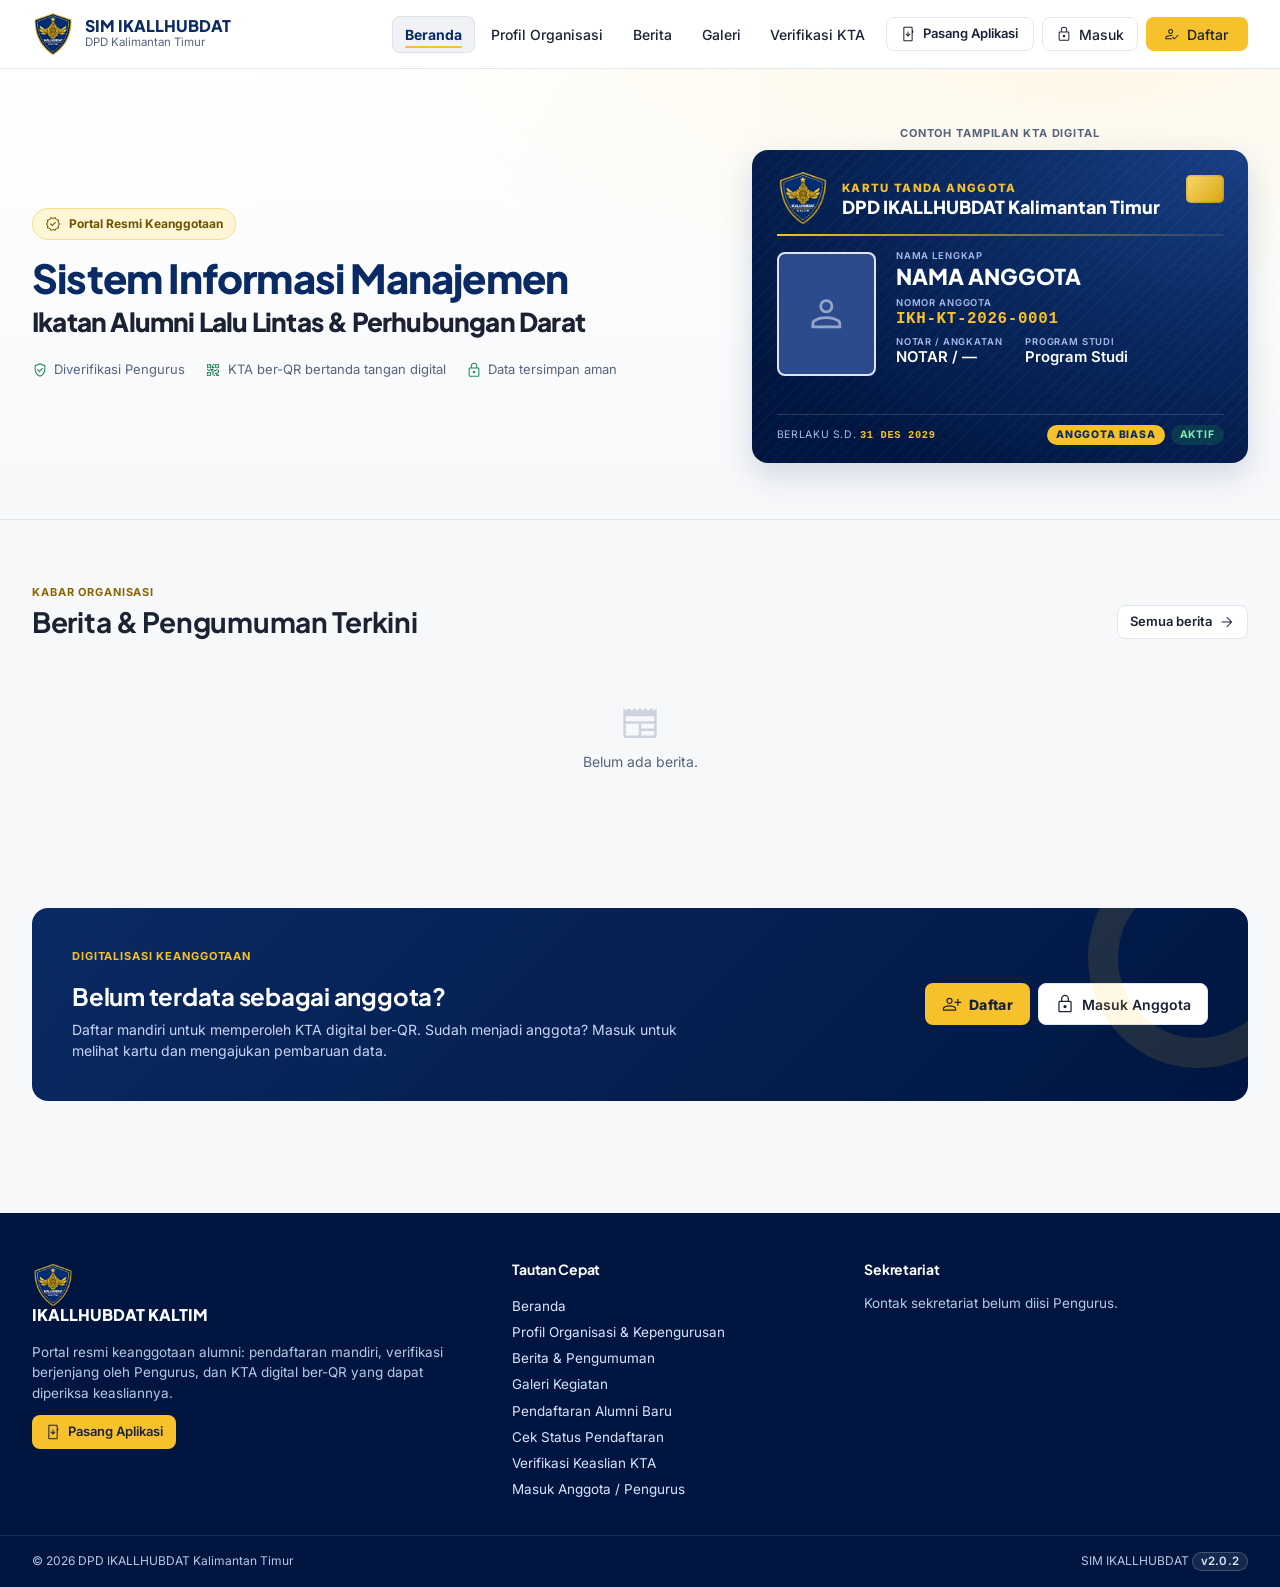
<file: index.html>
<!DOCTYPE html>
<html lang="id">
<head>
<meta charset="utf-8">
<meta name="viewport" content="width=device-width, initial-scale=1, viewport-fit=cover">
<title>SIM IKALLHUBDAT Kaltim</title>
<meta name="description" content="Sistem Informasi Manajemen keanggotaan alumni DPD IKALLHUBDAT Kalimantan Timur: pendaftaran mandiri, verifikasi Pengurus, dan KTA digital ber-QR.">
<meta name="theme-color" content="#0A2A63">
<meta name="apple-mobile-web-app-capable" content="yes">
<meta name="apple-mobile-web-app-status-bar-style" content="black-translucent">
<meta property="og:title" content="SIM IKALLHUBDAT Kalimantan Timur">
<meta property="og:description" content="Portal keanggotaan alumni: daftar, verifikasi, dan KTA digital ber-QR.">
<link rel="manifest" href="./manifest.json">
<link rel="icon" type="image/png" href="./img/favicon.png">
<link rel="apple-touch-icon" href="./img/apple-touch-icon.png">
<link rel="preconnect" href="https://script.google.com">
<link rel="preconnect" href="https://script.googleusercontent.com" crossorigin>
<link rel="preconnect" href="https://fonts.googleapis.com">
<link rel="preconnect" href="https://fonts.gstatic.com" crossorigin>
<link rel="dns-prefetch" href="https://drive.google.com">
<link rel="stylesheet" href="https://fonts.googleapis.com/css2?family=Inter:wght@400;500;600;700&family=Plus+Jakarta+Sans:wght@600;700;800&display=swap">
<link rel="stylesheet" href="./css/style.css?v=2.0.2">
<style>.boot{min-height:100vh;display:grid;place-items:center;background:#F7F8FA;font-family:system-ui,sans-serif;color:#55647C}.boot b{display:block;color:#0A2A63;font-size:18px;margin-top:12px;text-align:center}.boot i{display:block;width:44px;height:44px;margin:auto;border:4px solid #0A2A63;border-right-color:#F6C12B;border-radius:50%;animation:putar .8s linear infinite}@keyframes putar{to{transform:rotate(360deg)}}</style>
</head>
<body>
<svg xmlns="http://www.w3.org/2000/svg" style="display:none" aria-hidden="true"><symbol id="i-account_tree" viewBox="0 -960 960 960"><path d="M604-120v-125H450v-410h-93v130H80v-315h277v125h247v-125h276v315H604v-130h-94v350h94v-130h276v315H604ZM140-780v195-195Zm524 405v195-195Zm0-405v195-195Zm0 195h156v-195H664v195Zm0 405h156v-195H664v195ZM140-585h157v-195H140v195Z"/></symbol><symbol id="i-add" viewBox="0 -960 960 960"><path d="M450-450H200v-60h250v-250h60v250h250v60H510v250h-60v-250Z"/></symbol><symbol id="i-add_box" viewBox="0 -960 960 960"><path d="M450-280h60v-170h170v-60H510v-170h-60v170H280v60h170v170ZM180-120q-24 0-42-18t-18-42v-600q0-24 18-42t42-18h600q24 0 42 18t18 42v600q0 24-18 42t-42 18H180Zm0-60h600v-600H180v600Zm0-600v600-600Z"/></symbol><symbol id="i-add_photo_alternate" viewBox="0 -960 960 960"><path d="M480-480ZM180-120q-24 0-42-18t-18-42v-600q0-24 18-42t42-18h365v60H180v600h600v-365h60v365q0 24-18 42t-42 18H180Zm60-162h480L576-474 449-307l-94-124-115 149Zm453-323v-87h-88v-60h88v-88h60v88h87v60h-87v87h-60Z"/></symbol><symbol id="i-admin_panel_settings" viewBox="0 -960 960 960"><path d="M734.88-289Q753-308 753-333.88q0-25.88-18.12-44t-44-18.12Q665-396 646-377.88q-19 18.12-19 44T646-289q19 19 44.88 19 25.88 0 44-19ZM689.5-145q33.5 0 60.5-14t46-40q-26-14-51.96-21t-54-7q-28.04 0-54.54 7T584-199q19 26 45.5 40t60 14ZM480-80q-138-32-229-156.5T160-522v-239l320-120 320 120v270q-14-7-30-12.5t-30-7.5v-208l-260-96-260 96v197q0 76 24.5 140T307-269.5q38 48.5 84 80.5t89 46q6 12 18 27t20 23q-9 5-19 7.5T480-80Zm212.5 0Q615-80 560-135.5T505-267q0-78.43 54.99-133.72Q614.98-456 693-456q77 0 132.5 55.28Q881-345.43 881-267q0 76-55.5 131.5T692.5-80ZM480-479Z"/></symbol><symbol id="i-album" viewBox="0 -960 960 960"><path d="M480-316q70 0 120-47.5T650-480q0-71-49.5-120.5T480-650q-69 0-116.5 50T316-480q0 69 47.5 116.5T480-316Zm-28.5-135.5Q440-463 440-480t11.5-28.5Q463-520 480-520t28.5 11.5Q520-497 520-480t-11.5 28.5Q497-440 480-440t-28.5-11.5ZM480-80q-82 0-155-31.5t-127.5-86Q143-252 111.5-325T80-480q0-83 31.5-156t86-127Q252-817 325-848.5T480-880q83 0 156 31.5T763-763q54 54 85.5 127T880-480q0 82-31.5 155T763-197.5q-54 54.5-127 86T480-80Zm0-60q142 0 241-99.5T820-480q0-142-99-241t-241-99q-141 0-240.5 99T140-480q0 141 99.5 240.5T480-140Zm0-340Z"/></symbol><symbol id="i-android" viewBox="0 -960 960 960"><path d="M40-240q10-105 64-191t139-140l-77-129q-9-14-4.5-30t18.5-24q14-9 30-5t24 18l80 133q38-16 79.5-24t86.5-8q45 0 86.5 8t79.5 24l80-133q8-14 24-18t30 5q14 8 18 24t-4 30l-77 129q85 54 139 140t64 191H40Zm680.5-151.5Q722-409 711-426t-27-22q-16-5-29 4t-15 26q-2 17 9 34t27.5 22.5Q693-356 706-365t14.5-26.5ZM284-362q16-5 27-22t9.5-34.5Q319-436 306-445t-29.5-3.5Q260-443 249-426t-9 34q2 17 15 26t29 4Z"/></symbol><symbol id="i-arrow_back" viewBox="0 -960 960 960"><path d="m274-450 248 248-42 42-320-320 320-320 42 42-248 248h526v60H274Z"/></symbol><symbol id="i-arrow_forward" viewBox="0 -960 960 960"><path d="M686-450H160v-60h526L438-758l42-42 320 320-320 320-42-42 248-248Z"/></symbol><symbol id="i-autorenew" viewBox="0 -960 960 960"><path d="M196-331q-20-36-28-72.5t-8-74.5q0-131 94.5-225.5T480-798h43l-80-80 39-39 149 149-149 149-40-40 79-79h-41q-107 0-183.5 76.5T220-478q0 29 5.5 55t13.5 49l-43 43ZM476-40 327-189l149-149 39 39-80 80h45q107 0 183.5-76.5T740-479q0-29-5-55t-15-49l43-43q20 36 28.5 72.5T800-479q0 131-94.5 225.5T480-159h-45l80 80-39 39Z"/></symbol><symbol id="i-badge" viewBox="0 -960 960 960"><path d="M140-80q-24 0-42-18t-18-42v-480q0-24 18-42t42-18h250v-140q0-24 18-42t42-18h60q24 0 42 18t18 42v140h250q24 0 42 18t18 42v480q0 24-18 42t-42 18H140Zm0-60h680v-480H570v30q0 28-18 44t-42 16h-60q-24 0-42-16t-18-44v-30H140v480Zm92-107h239v-14q0-18-9-32t-23-19q-32-11-50-14.5t-35-3.5q-19 0-40.5 4.5T265-312q-15 5-24 19t-9 32v14Zm336-67h170v-50H568v50Zm-175.5-65.5Q408-395 408-418t-15.5-38.5Q377-472 354-472t-38.5 15.5Q300-441 300-418t15.5 38.5Q331-364 354-364t38.5-15.5ZM568-427h170v-50H568v50ZM450-590h60v-230h-60v230Zm30 210Z"/></symbol><symbol id="i-block" viewBox="0 -960 960 960"><path d="M324-111.5Q251-143 197-197t-85.5-127Q80-397 80-480t31.5-156Q143-709 197-763t127-85.5Q397-880 480-880t156 31.5Q709-817 763-763t85.5 127Q880-563 880-480t-31.5 156Q817-251 763-197t-127 85.5Q563-80 480-80t-156-31.5ZM480-140q61.01 0 117.51-20.5Q654-181 699-220L220-699q-38 46-59 102.17T140-480q0 142.37 98.81 241.19Q337.63-140 480-140Zm259-121q37-45 59-101.49 22-56.5 22-117.51 0-142.38-98.81-241.19T480-820q-60.66 0-116.83 21T261-739l478 478ZM480-480Z"/></symbol><symbol id="i-bolt" viewBox="0 -960 960 960"><path d="m393-165 279-335H492l36-286-253 366h154l-36 255Zm-73 85 40-280H160l360-520h80l-40 320h240L400-80h-80Zm154-396Z"/></symbol><symbol id="i-calendar_month" viewBox="0 -960 960 960"><path d="M180-80q-24 0-42-18t-18-42v-620q0-24 18-42t42-18h65v-60h65v60h340v-60h65v60h65q24 0 42 18t18 42v620q0 24-18 42t-42 18H180Zm0-60h600v-430H180v430Zm0-490h600v-130H180v130Zm0 0v-130 130Zm300 230q-17 0-28.5-11.5T440-440q0-17 11.5-28.5T480-480q17 0 28.5 11.5T520-440q0 17-11.5 28.5T480-400Zm-188.5-11.5Q280-423 280-440t11.5-28.5Q303-480 320-480t28.5 11.5Q360-457 360-440t-11.5 28.5Q337-400 320-400t-28.5-11.5ZM640-400q-17 0-28.5-11.5T600-440q0-17 11.5-28.5T640-480q17 0 28.5 11.5T680-440q0 17-11.5 28.5T640-400ZM480-240q-17 0-28.5-11.5T440-280q0-17 11.5-28.5T480-320q17 0 28.5 11.5T520-280q0 17-11.5 28.5T480-240Zm-188.5-11.5Q280-263 280-280t11.5-28.5Q303-320 320-320t28.5 11.5Q360-297 360-280t-11.5 28.5Q337-240 320-240t-28.5-11.5ZM640-240q-17 0-28.5-11.5T600-280q0-17 11.5-28.5T640-320q17 0 28.5 11.5T680-280q0 17-11.5 28.5T640-240Z"/></symbol><symbol id="i-call" viewBox="0 -960 960 960"><path d="M795-120q-116 0-236.5-56T335-335Q232-438 176-558.5T120-795q0-19.29 12.86-32.14Q145.71-840 165-840h140q14 0 24 10t14 25l26.93 125.64Q372-665 369.5-653.5t-10.73 19.73L259-533q26 44 55 82t64 72q37 38 78 69.5t86 55.5l95-98q10-11 23.15-15 13.15-4 25.85-2l119 26q15 4 25 16.04 10 12.05 10 26.96v135q0 19.29-12.86 32.14Q814.29-120 795-120ZM229-588l81-82-23-110H180q2 42 13.5 88.5T229-588Zm369 363q41 19 89 31t93 14v-107l-103-21-79 83ZM229-588Zm369 363Z"/></symbol><symbol id="i-campaign" viewBox="0 -960 960 960"><path d="M730-450v-60h150v60H730Zm50 290-121-90 36-48 121 90-36 48Zm-82-503-36-48 118-89 36 48-118 89ZM210-200v-160h-70q-24.75 0-42.37-17.63Q80-395.25 80-420v-120q0-24.75 17.63-42.38Q115.25-600 140-600h180l200-120v480L320-360h-50v160h-60Zm250-146v-268l-124 74H140v120h196l124 74Zm100 0v-268q27 24 43.5 58.5T620-480q0 41-16.5 75.5T560-346ZM300-480Z"/></symbol><symbol id="i-cancel" viewBox="0 -960 960 960"><path d="m330-288 150-150 150 150 42-42-150-150 150-150-42-42-150 150-150-150-42 42 150 150-150 150 42 42ZM480-80q-82 0-155-31.5t-127.5-86Q143-252 111.5-325T80-480q0-83 31.5-156t86-127Q252-817 325-848.5T480-880q83 0 156 31.5T763-763q54 54 85.5 127T880-480q0 82-31.5 155T763-197.5q-54 54.5-127 86T480-80Zm0-60q142 0 241-99.5T820-480q0-142-99-241t-241-99q-141 0-240.5 99T140-480q0 141 99.5 240.5T480-140Zm0-340Z"/></symbol><symbol id="i-chat" viewBox="0 -960 960 960"><path d="M240-399h313v-60H240v60Zm0-130h480v-60H240v60Zm0-130h480v-60H240v60ZM80-80v-740q0-24 18-42t42-18h680q24 0 42 18t18 42v520q0 24-18 42t-42 18H240L80-80Zm134-220h606v-520H140v600l74-80Zm-74 0v-520 520Z"/></symbol><symbol id="i-check" viewBox="0 -960 960 960"><path d="M378-246 154-470l43-43 181 181 384-384 43 43-427 427Z"/></symbol><symbol id="i-check_circle" viewBox="0 -960 960 960"><path d="m421-298 283-283-46-45-237 237-120-120-45 45 165 166Zm59 218q-82 0-155-31.5t-127.5-86Q143-252 111.5-325T80-480q0-83 31.5-156t86-127Q252-817 325-848.5T480-880q83 0 156 31.5T763-763q54 54 85.5 127T880-480q0 82-31.5 155T763-197.5q-54 54.5-127 86T480-80Zm0-60q142 0 241-99.5T820-480q0-142-99-241t-241-99q-141 0-240.5 99T140-480q0 141 99.5 240.5T480-140Zm0-340Z"/></symbol><symbol id="i-chevron_left" viewBox="0 -960 960 960"><path d="M561-240 320-481l241-241 43 43-198 198 198 198-43 43Z"/></symbol><symbol id="i-chevron_right" viewBox="0 -960 960 960"><path d="M530-481 332-679l43-43 241 241-241 241-43-43 198-198Z"/></symbol><symbol id="i-close" viewBox="0 -960 960 960"><path d="m249-207-42-42 231-231-231-231 42-42 231 231 231-231 42 42-231 231 231 231-42 42-231-231-231 231Z"/></symbol><symbol id="i-cloud_off" viewBox="0 -960 960 960"><path d="M818-56 703-171H248q-88 0-148-59T40-377q0-80 50.5-134T217-577q2-14 6.5-31.5T236-640L70-806l42-42L861-99l-43 43ZM248-231h397L285-591q-11 15-14.5 34t-3.5 37h-19q-62 0-105 39.5t-43 101q0 61.5 43 105T248-231Zm216-181Zm390 210-47-47q25-17 39-38t14-50q0-43-31-73.5T755-441h-67v-81q0-88-61-147.5T478.47-729q-28.47 0-60.97 9T358-691l-42-42q36-29 77.5-42.5T478-789q111 0 190.5 79T748-520v21q72-1 122 45t50 117q0 35-16.5 73.5T854-202ZM583-470Z"/></symbol><symbol id="i-compare_arrows" viewBox="0 -960 960 960"><path d="m317-160-42-42 121-121H80v-60h316L275-504l42-42 193 193-193 193Zm326-254L450-607l193-193 42 42-121 121h316v60H564l121 121-42 42Z"/></symbol><symbol id="i-contacts" viewBox="0 -960 960 960"><path d="M144-40v-60h672v60H144Zm0-820v-60h672v60H144Zm336 416q50 0 84-34t34-84q0-50-34-84t-84-34q-50 0-84 34t-34 84q0 50 34 84t84 34ZM132-160q-24 0-42-18t-18-42v-520q0-26 18-43t42-17h696q24 0 42 18t18 42v520q0 24-18 42t-42 18H132Zm88-60q51-63 121-94.5T479.5-346q68.5 0 140 31.5T740-220h88v-520H132v520h88Zm94 0h334q-31-30-72.5-48T480-286q-54 0-94.5 18T314-220Zm125.5-301Q423-538 423-562t16.34-41q16.34-17 40.5-17t40.66 17q16.5 17 16.5 41t-16.34 41q-16.34 17-40.5 17t-40.66-17Zm40.5 41Z"/></symbol><symbol id="i-content_copy" viewBox="0 -960 960 960"><path d="M300-200q-24 0-42-18t-18-42v-560q0-24 18-42t42-18h440q24 0 42 18t18 42v560q0 24-18 42t-42 18H300Zm0-60h440v-560H300v560ZM180-80q-24 0-42-18t-18-42v-620h60v620h500v60H180Zm120-180v-560 560Z"/></symbol><symbol id="i-create_new_folder" viewBox="0 -960 960 960"><path d="M550-320h60v-90h90v-60h-90v-90h-60v90h-90v60h90v90ZM140-160q-24 0-42-18.5T80-220v-520q0-23 18-41.5t42-18.5h281l60 60h339q23 0 41.5 18.5T880-680v460q0 23-18.5 41.5T820-160H140Zm0-60h680v-460H456l-60-60H140v520Zm0 0v-520 520Z"/></symbol><symbol id="i-dashboard" viewBox="0 -960 960 960"><path d="M510-570v-270h330v270H510ZM120-450v-390h330v390H120Zm390 330v-390h330v390H510Zm-390 0v-270h330v270H120Zm60-390h210v-270H180v270Zm390 330h210v-270H570v270Zm0-450h210v-150H570v150ZM180-180h210v-150H180v150Zm210-330Zm180-120Zm0 180ZM390-330Z"/></symbol><symbol id="i-delete" viewBox="0 -960 960 960"><path d="M261-120q-24.75 0-42.37-17.63Q201-155.25 201-180v-570h-41v-60h188v-30h264v30h188v60h-41v570q0 24-18 42t-42 18H261Zm438-630H261v570h438v-570ZM367-266h60v-399h-60v399Zm166 0h60v-399h-60v399ZM261-750v570-570Z"/></symbol><symbol id="i-description" viewBox="0 -960 960 960"><path d="M319-250h322v-60H319v60Zm0-170h322v-60H319v60ZM220-80q-24 0-42-18t-18-42v-680q0-24 18-42t42-18h361l219 219v521q0 24-18 42t-42 18H220Zm331-554v-186H220v680h520v-494H551ZM220-820v186-186 680-680Z"/></symbol><symbol id="i-domain" viewBox="0 -960 960 960"><path d="M80-120v-720h390v165h410v555H80Zm60-60h105v-105H140v105Zm0-165h105v-105H140v105Zm0-165h105v-105H140v105Zm0-165h105v-105H140v105Zm165 495h105v-105H305v105Zm0-165h105v-105H305v105Zm0-165h105v-105H305v105Zm0-165h105v-105H305v105Zm165 495h350v-435H470v105h80v60h-80v105h80v60h-80v105Zm185-270v-60h60v60h-60Zm0 165v-60h60v60h-60Z"/></symbol><symbol id="i-download" viewBox="0 -960 960 960"><path d="M480-313 287-506l43-43 120 120v-371h60v371l120-120 43 43-193 193ZM220-160q-24 0-42-18t-18-42v-143h60v143h520v-143h60v143q0 24-18 42t-42 18H220Z"/></symbol><symbol id="i-drive_file_move" viewBox="0 -960 960 960"><path d="m526-410-75 75 42 42 147-147-147-147-42 42 75 75H320v60h206ZM140-160q-24 0-42-18.5T80-220v-520q0-23 18-41.5t42-18.5h281l60 60h339q23 0 41.5 18.5T880-680v460q0 23-18.5 41.5T820-160H140Zm0-60h680v-460H456l-60-60H140v520Zm0 0v-520 520Z"/></symbol><symbol id="i-edit" viewBox="0 -960 960 960"><path d="M180-180h44l472-471-44-44-472 471v44Zm-60 60v-128l575-574q8-8 19-12.5t23-4.5q11 0 22 4.5t20 12.5l44 44q9 9 13 20t4 22q0 11-4.5 22.5T823-694L248-120H120Zm659-617-41-41 41 41Zm-105 64-22-22 44 44-22-22Z"/></symbol><symbol id="i-edit_note" viewBox="0 -960 960 960"><path d="M160-410v-60h300v60H160Zm0-165v-60h470v60H160Zm0-165v-60h470v60H160Zm360 580v-123l221-220q9-9 20-13t22-4q12 0 23 4.5t20 13.5l37 37q9 9 13 20t4 22q0 11-4.5 22.5T862.09-380L643-160H520Zm300-263-37-37 37 37ZM580-220h38l121-122-18-19-19-18-122 121v38Zm141-141-19-18 37 37-18-19Z"/></symbol><symbol id="i-error" viewBox="0 -960 960 960"><path d="M503.5-289.48q9.5-9.48 9.5-23.5t-9.48-23.52q-9.48-9.5-23.5-9.5t-23.52 9.48q-9.5 9.48-9.5 23.5t9.48 23.52q9.48 9.5 23.5 9.5t23.52-9.48ZM453-433h60v-253h-60v253Zm27.27 353q-82.74 0-155.5-31.5Q252-143 197.5-197.5t-86-127.34Q80-397.68 80-480.5t31.5-155.66Q143-709 197.5-763t127.34-85.5Q397.68-880 480.5-880t155.66 31.5Q709-817 763-763t85.5 127Q880-563 880-480.27q0 82.74-31.5 155.5Q817-252 763-197.68q-54 54.31-127 86Q563-80 480.27-80Zm.23-60Q622-140 721-239.5t99-241Q820-622 721.19-721T480-820q-141 0-240.5 98.81T140-480q0 141 99.5 240.5t241 99.5Zm-.5-340Z"/></symbol><symbol id="i-event" viewBox="0 -960 960 960"><path d="M528-248.18q-28-28.19-28-69Q500-358 528.18-386q28.19-28 69-28Q638-414 666-385.82q28 28.19 28 69Q694-276 665.82-248q-28.19 28-69 28Q556-220 528-248.18ZM180-80q-24 0-42-18t-18-42v-620q0-24 18-42t42-18h65v-60h65v60h340v-60h65v60h65q24 0 42 18t18 42v620q0 24-18 42t-42 18H180Zm0-60h600v-430H180v430Zm0-490h600v-130H180v130Zm0 0v-130 130Z"/></symbol><symbol id="i-event_available" viewBox="0 -960 960 960"><path d="M433-228 295-365l42-42 96 94 184-184 42 43-226 226ZM180-80q-24 0-42-18t-18-42v-620q0-24 18-42t42-18h65v-60h65v60h340v-60h65v60h65q24 0 42 18t18 42v620q0 24-18 42t-42 18H180Zm0-60h600v-430H180v430Zm0-490h600v-130H180v130Zm0 0v-130 130Z"/></symbol><symbol id="i-event_busy" viewBox="0 -960 960 960"><path d="m381-218-43-43 100-99-100-99 43-43 99 100 99-100 43 43-100 99 100 99-43 43-99-100-99 100ZM180-80q-24 0-42-18t-18-42v-620q0-24 18-42t42-18h65v-60h65v60h340v-60h65v60h65q24 0 42 18t18 42v620q0 24-18 42t-42 18H180Zm0-60h600v-430H180v430Zm0-490h600v-130H180v130Zm0 0v-130 130Z"/></symbol><symbol id="i-fact_check" viewBox="0 -960 960 960"><path d="M132-120q-24 0-42-18t-18-42v-600q0-24 18-42t42-18h696q24 0 42 18t18 42v600q0 24-18 42t-42 18H132Zm0-60h696v-600H132v600Zm68-100h200v-80H200v80Zm382-80 198-198-57-57-141 142-57-57-56 57 113 113Zm-382-80h200v-80H200v80Zm0-160h200v-80H200v80Zm-68 420v-600 600Z"/></symbol><symbol id="i-flip" viewBox="0 -960 960 960"><path d="M349-120H180q-24.75 0-42.37-17.63Q120-155.25 120-180v-600q0-24.75 17.63-42.38Q155.25-840 180-840h169v60H180v600h169v60Zm103 80v-880h60v880h-60Zm163-80v-60h60v60h-60Zm0-660v-60h60v60h-60Zm165 660v-60h60q0 25-17.62 42.5Q804.75-120 780-120Zm0-165v-60h60v60h-60Zm0-165v-60h60v60h-60Zm0-165v-60h60v60h-60Zm0-165v-60q24.75 0 42.38 17.62Q840-804.75 840-780h-60Z"/></symbol><symbol id="i-folder_open" viewBox="0 -960 960 960"><path d="M140-160q-23 0-41.5-18.5T80-220v-520q0-23 18.5-41.5T140-800h281l60 60h339q23 0 41.5 18.5T880-680H455l-60-60H140v520l102-400h698L833-206q-6 24-22 35t-41 11H140Zm63-60h572l84-340H287l-84 340Zm0 0 84-340-84 340Zm-63-460v-60 60Z"/></symbol><symbol id="i-forum" viewBox="0 -960 960 960"><path d="M880-81 721-240H300q-24.75 0-42.37-17.63Q240-275.25 240-300v-80h440q24.75 0 42.38-17.63Q740-415.25 740-440v-280h80q24.75 0 42.38 17.62Q880-684.75 880-660v579ZM140-425l75-75h405v-320H140v395ZM80-280v-540q0-24.75 17.63-42.38Q115.25-880 140-880h480q24.75 0 42.38 17.62Q680-844.75 680-820v320q0 24.75-17.62 42.37Q644.75-440 620-440H240L80-280Zm60-220v-320 320Z"/></symbol><symbol id="i-fullscreen" viewBox="0 -960 960 960"><path d="M120-120v-193h60v133h133v60H120Zm527 0v-60h133v-133h60v193H647ZM120-647v-193h193v60H180v133h-60Zm660 0v-133H647v-60h193v193h-60Z"/></symbol><symbol id="i-groups" viewBox="0 -960 960 960"><path d="M0-240v-53q0-38.57 41.5-62.78Q83-380 150.38-380q12.16 0 23.39.5t22.23 2.15q-8 17.35-12 35.17-4 17.81-4 37.18v65H0Zm240 0v-65q0-32 17.5-58.5T307-410q32-20 76.5-30t96.5-10q53 0 97.5 10t76.5 30q32 20 49 46.5t17 58.5v65H240Zm540 0v-65q0-19.86-3.5-37.43T765-377.27q11-1.73 22.17-2.23 11.17-.5 22.83-.5 67.5 0 108.75 23.77T960-293v53H780Zm-480-60h360v-6q0-37-50.5-60.5T480-390q-79 0-129.5 23.5T300-305v5ZM149.57-410q-28.57 0-49.07-20.56Q80-451.13 80-480q0-29 20.56-49.5Q121.13-550 150-550q29 0 49.5 20.5t20.5 49.93q0 28.57-20.5 49.07T149.57-410Zm660 0q-28.57 0-49.07-20.56Q740-451.13 740-480q0-29 20.56-49.5Q781.13-550 810-550q29 0 49.5 20.5t20.5 49.93q0 28.57-20.5 49.07T809.57-410ZM480-480q-50 0-85-35t-35-85q0-51 35-85.5t85-34.5q51 0 85.5 34.5T600-600q0 50-34.5 85T480-480Zm.35-60Q506-540 523-557.35t17-43Q540-626 522.85-643t-42.5-17q-25.35 0-42.85 17.15t-17.5 42.5q0 25.35 17.35 42.85t43 17.5ZM480-300Zm0-300Z"/></symbol><symbol id="i-help" viewBox="0 -960 960 960"><path d="M511-258q11-11 11-27t-11-27q-11-11-27-11t-27 11q-11 11-11 27t11 27q11 11 27 11t27-11Zm-62-135h59q0-26 6.5-47.5T555-490q31-26 44-51t13-55q0-53-34.5-85T486-713q-49 0-86.5 24.5T345-621l53 20q11-28 33-43.5t52-15.5q34 0 55 18.5t21 47.5q0 22-13 41.5T508-512q-30 26-44.5 51.5T449-393Zm31 313q-82 0-155-31.5t-127.5-86Q143-252 111.5-325T80-480q0-83 31.5-156t86-127Q252-817 325-848.5T480-880q83 0 156 31.5T763-763q54 54 85.5 127T880-480q0 82-31.5 155T763-197.5q-54 54.5-127 86T480-80Zm0-60q142 0 241-99.5T820-480q0-142-99-241t-241-99q-141 0-240.5 99T140-480q0 141 99.5 240.5T480-140Zm0-340Z"/></symbol><symbol id="i-hide" viewBox="0 -960 960 960"><path d="m162-120-42-42 214-214H216v-60h220v220h-60v-118L162-120Zm363-405v-220h60v118l213-213 42 42-213 213h118v60H525Z"/></symbol><symbol id="i-history" viewBox="0 -960 960 960"><path d="M477-120q-149 0-253-105.5T120-481h60q0 125 86 213t211 88q127 0 215-89t88-216q0-124-89-209.5T477-780q-68 0-127.5 31T246-667h105v60H142v-208h60v106q52-61 123.5-96T477-840q75 0 141 28t115.5 76.5Q783-687 811.5-622T840-482q0 75-28.5 141t-78 115Q684-177 618-148.5T477-120Zm128-197L451-469v-214h60v189l137 134-43 43Z"/></symbol><symbol id="i-home" viewBox="0 -960 960 960"><path d="M220-180h150v-250h220v250h150v-390L480-765 220-570v390Zm-60 60v-480l320-240 320 240v480H530v-250H430v250H160Zm320-353Z"/></symbol><symbol id="i-hourglass_top" viewBox="0 -960 960 960"><path d="M308-140h344v-127q0-72-50-121.5T480-438q-72 0-122 49.5T308-267v127ZM160-80v-60h88v-127q0-71 40-129t106-84q-66-27-106-85t-40-129v-126h-88v-60h640v60h-88v126q0 71-40 129t-106 85q66 26 106 84t40 129v127h88v60H160Z"/></symbol><symbol id="i-how_to_reg" viewBox="0 -960 960 960"><path d="M80-160v-94q0-34 17-62.5t51-43.5q72-32 132-46t120-14q29 0 61.5 3.5T528-404l-49 49q-20-2-39.5-3.5T400-360q-58 0-105.5 10.5T172-306q-17 8-24.5 23t-7.5 29v34h319l60 60H80Zm545 16L484-285l42-42 99 99 213-213 42 42-255 255ZM292-524q-42-42-42-108t42-108q42-42 108-42t108 42q42 42 42 108t-42 108q-42 42-108 42t-108-42Zm167 304Zm5.5-347.5Q490-593 490-632t-25.5-64.5Q439-722 400-722t-64.5 25.5Q310-671 310-632t25.5 64.5Q361-542 400-542t64.5-25.5ZM400-632Z"/></symbol><symbol id="i-image" viewBox="0 -960 960 960"><path d="M180-120q-24 0-42-18t-18-42v-600q0-24 18-42t42-18h600q24 0 42 18t18 42v600q0 24-18 42t-42 18H180Zm0-60h600v-600H180v600Zm56-97h489L578-473 446-302l-93-127-117 152Zm-56 97v-600 600Z"/></symbol><symbol id="i-info" viewBox="0 -960 960 960"><path d="M453-280h60v-240h-60v240Zm50.5-323.2q9.5-9.2 9.5-22.8 0-14.45-9.48-24.22-9.48-9.78-23.5-9.78t-23.52 9.78Q447-640.45 447-626q0 13.6 9.48 22.8 9.48 9.2 23.5 9.2t23.52-9.2ZM480.27-80q-82.74 0-155.5-31.5Q252-143 197.5-197.5t-86-127.34Q80-397.68 80-480.5t31.5-155.66Q143-709 197.5-763t127.34-85.5Q397.68-880 480.5-880t155.66 31.5Q709-817 763-763t85.5 127Q880-563 880-480.27q0 82.74-31.5 155.5Q817-252 763-197.68q-54 54.31-127 86Q563-80 480.27-80Zm.23-60Q622-140 721-239.5t99-241Q820-622 721.19-721T480-820q-141 0-240.5 98.81T140-480q0 141 99.5 240.5t241 99.5Zm-.5-340Z"/></symbol><symbol id="i-input" viewBox="0 -960 960 960"><path d="M140-160q-24 0-42-18t-18-42v-169h60v169h680v-520H140v171H80v-171q0-24 18-42t42-18h680q24 0 42 18t18 42v520q0 24-18 42t-42 18H140Zm319-143-43-43 103-103H80v-60h439L416-612l43-43 176 176-176 176Z"/></symbol><symbol id="i-install_desktop" viewBox="0 -960 960 960"><path d="M330-120v-80H140q-24 0-42-18t-18-42v-520q0-24 18-42t42-18h360v60H140v520h680v-140h60v140q0 24-18 42t-42 18H630v80H330Zm350-294L494-600l42-42 114 114v-312h60v312l114-114 42 42-186 186Z"/></symbol><symbol id="i-inventory_2" viewBox="0 -960 960 960"><path d="M180-80q-24.75 0-42.37-17.63Q120-115.25 120-140v-483q-17-6-28.5-21.39T80-680v-140q0-24.75 17.63-42.38Q115.25-880 140-880h680q24.75 0 42.38 17.62Q880-844.75 880-820v140q0 20.22-11.5 35.61T840-623v483q0 24.75-17.62 42.37Q804.75-80 780-80H180Zm0-540v480h600v-480H180Zm-40-60h680v-140H140v140Zm220 260h240v-60H360v60Zm120 40Z"/></symbol><symbol id="i-ios" viewBox="0 -960 960 960"><path d="M160-615v-60h60v60h-60Zm0 335v-275h60v275h-60Zm292 0H347q-24.75 0-42.37-17.63Q287-315.25 287-340v-280q0-24.75 17.63-42.38Q322.25-680 347-680h105q24.75 0 42.38 17.62Q512-644.75 512-620v280q0 24.75-17.62 42.37Q476.75-280 452-280Zm-105-60h105v-280H347v280Zm228 60v-60h165v-114H635q-24.75 0-42.37-17.63Q575-489.25 575-514v-106q0-24.75 17.63-42.38Q610.25-680 635-680h165v60H635v106h105q24.75 0 42.38 17.62Q800-478.75 800-454v114q0 24.75-17.62 42.37Q764.75-280 740-280H575Z"/></symbol><symbol id="i-ios_share" viewBox="0 -960 960 960"><path d="M220-80q-24 0-42-18t-18-42v-469q0-24 18-42t42-18h169v60H220v469h520v-469H569v-60h171q24 0 42 18t18 42v469q0 24-18 42t-42 18H220Zm229-267v-457l-88 88-43-43 161-161 161 161-43 43-88-88v457h-60Z"/></symbol><symbol id="i-key" viewBox="0 -960 960 960"><path d="M232-432q-20-20-20-48t20-48q20-20 48-20t48 20q20 20 20 48t-20 48q-20 20-48 20t-48-20Zm48 192q-100 0-170-70T40-480q0-100 70-170t170-70q72 0 126 34t85 103h356l113 113-167 153-88-64-88 64-75-60h-51q-25 60-78.5 98.5T280-240Zm0-60q58 0 107-38.5t63-98.5h114l54 45 88-63 82 62 85-79-51-51H450q-12-56-60-96.5T280-660q-75 0-127.5 52.5T100-480q0 75 52.5 127.5T280-300Z"/></symbol><symbol id="i-label" viewBox="0 -960 960 960"><path d="M140-160q-24.75 0-42.37-17.63Q80-195.25 80-220v-520q0-24.75 17.63-42.38Q115.25-800 140-800h471q14.25 0 27 6.37 12.75 6.38 21 17.63l222 296-221 296q-8.25 11.25-21 17.62-12.75 6.38-27 6.38H140Zm0-60h471l195-260-195-260H140v520Zm236-260Z"/></symbol><symbol id="i-landscape" viewBox="0 -960 960 960"><path d="m40-240 240-320 195 260h325L560-619 435-453l-38-50 163-217 360 480H40Zm510-60Zm-390 0h240L280-460 160-300Zm0 0h240-240Z"/></symbol><symbol id="i-link" viewBox="0 -960 960 960"><path d="M450-280H280q-83 0-141.5-58.5T80-480q0-83 58.5-141.5T280-680h170v60H280q-58.33 0-99.17 40.76-40.83 40.77-40.83 99Q140-422 180.83-381q40.84 41 99.17 41h170v60ZM325-450v-60h310v60H325Zm185 170v-60h170q58.33 0 99.17-40.76 40.83-40.77 40.83-99Q820-538 779.17-579q-40.84-41-99.17-41H510v-60h170q83 0 141.5 58.5T880-480q0 83-58.5 141.5T680-280H510Z"/></symbol><symbol id="i-link_off" viewBox="0 -960 960 960"><path d="m750-291-49-49q51-10 85-48t34-89q0-58-41-99t-99-41H525v-60h155q83 0 141.5 58.5T880-477q0 62-36 112t-94 74ZM594-447l-60-60h101v60h-41ZM814-56 63-807l43-43L857-99l-43 43ZM450-280H280q-83 0-141.5-58.5T80-480q0-72 44.5-127T238-676l56 56h-14q-58 0-99 41t-41 99q0 58 41 99t99 41h170v60ZM325-450v-60h79l60 60H325Z"/></symbol><symbol id="i-location_on" viewBox="0 -960 960 960"><path d="M529.5-510.5Q550-531 550-560t-20.5-49.5Q509-630 480-630t-49.5 20.5Q410-589 410-560t20.5 49.5Q451-490 480-490t49.5-20.5ZM480-159q133-121 196.5-219.5T740-552q0-118-75.5-193T480-820q-109 0-184.5 75T220-552q0 75 65 173.5T480-159Zm0 79Q319-217 239.5-334.5T160-552q0-150 96.5-239T480-880q127 0 223.5 89T800-552q0 100-79.5 217.5T480-80Zm0-480Z"/></symbol><symbol id="i-lock" viewBox="0 -960 960 960"><path d="M220-80q-24.75 0-42.37-17.63Q160-115.25 160-140v-434q0-24.75 17.63-42.38Q195.25-634 220-634h70v-96q0-78.85 55.61-134.42Q401.21-920 480.11-920q78.89 0 134.39 55.58Q670-808.85 670-730v96h70q24.75 0 42.38 17.62Q800-598.75 800-574v434q0 24.75-17.62 42.37Q764.75-80 740-80H220Zm0-60h520v-434H220v434Zm314.5-162.03Q557-324.06 557-355q0-30-22.67-54.5t-54.5-24.5q-31.83 0-54.33 24.5t-22.5 55q0 30.5 22.67 52.5t54.5 22q31.83 0 54.33-22.03ZM350-634h260v-96q0-54.17-37.88-92.08-37.88-37.92-92-37.92T388-822.08q-38 37.91-38 92.08v96ZM220-140v-434 434Z"/></symbol><symbol id="i-login" viewBox="0 -960 960 960"><path d="M481-120v-60h299v-600H481v-60h299q24 0 42 18t18 42v600q0 24-18 42t-42 18H481Zm-55-185-43-43 102-102H120v-60h363L381-612l43-43 176 176-174 174Z"/></symbol><symbol id="i-logout" viewBox="0 -960 960 960"><path d="M180-120q-24 0-42-18t-18-42v-600q0-24 18-42t42-18h299v60H180v600h299v60H180Zm486-185-43-43 102-102H360v-60h363L621-612l43-43 176 176-174 174Z"/></symbol><symbol id="i-mail" viewBox="0 -960 960 960"><path d="M140-160q-24 0-42-18t-18-42v-520q0-24 18-42t42-18h680q24 0 42 18t18 42v520q0 24-18 42t-42 18H140Zm340-302L140-685v465h680v-465L480-462Zm0-60 336-218H145l335 218ZM140-685v-55 520-465Z"/></symbol><symbol id="i-manage_accounts" viewBox="0 -960 960 960"><path d="M292-527q-42-42-42-108t42-108q42-42 108-42t108 42q42 42 42 108t-42 108q-42 42-108 42t-108-42ZM80-164v-94q0-35 17.5-63t50.5-43q72-32 133.5-46T400-424h23q-6 14-9 27.5t-5 32.5h-9q-58 0-113.5 12.5T172-310q-16 8-24 22.5t-8 29.5v34h269q5 18 12 32.5t17 27.5H80Zm587 44-10-66q-17-5-34.5-14.5T593-222l-55 12-25-42 47-44q-2-9-2-25t2-25l-47-44 25-42 55 12q12-12 29.5-21.5T657-456l10-66h54l10 66q17 5 34.5 14.5T795-420l55-12 25 42-47 44q2 9 2 25t-2 25l47 44-25 42-55-12q-12 12-29.5 21.5T731-186l-10 66h-54Zm85-143q22-22 22-58t-22-58q-22-22-58-22t-58 22q-22 22-22 58t22 58q22 22 58 22t58-22ZM464.5-570.5Q490-596 490-635t-25.5-64.5Q439-725 400-725t-64.5 25.5Q310-674 310-635t25.5 64.5Q361-545 400-545t64.5-25.5ZM400-635Zm9 411Z"/></symbol><symbol id="i-map" viewBox="0 -960 960 960"><path d="m612-120-263-93-179 71q-17 9-33.5-1T120-173v-558q0-13 7.5-23t19.5-15l202-71 263 92 178-71q17-8 33.5 1.5T840-788v565q0 11-7.5 19T814-192l-202 72Zm-34-75v-505l-196-66v505l196 66Zm60 0 142-47v-512l-142 54v505Zm-458-12 142-54v-505l-142 47v512Zm458-493v505-505Zm-316-66v505-505Z"/></symbol><symbol id="i-menu" viewBox="0 -960 960 960"><path d="M120-240v-60h720v60H120Zm0-210v-60h720v60H120Zm0-210v-60h720v60H120Z"/></symbol><symbol id="i-menu_open" viewBox="0 -960 960 960"><path d="M120-240v-60h520v60H120Zm678-52L609-481l188-188 43 43-145 145 146 146-43 43ZM120-452v-60h400v60H120Zm0-208v-60h520v60H120Z"/></symbol><symbol id="i-merge" viewBox="0 -960 960 960"><path d="m256-120-42-42 196-196q24-24 32-44t8-59v-265l-90 90-42-42 162-162 162 162-42 42-90-90v265q0 39 8 59t32 44l196 196-42 42-224-224-224 224Z"/></symbol><symbol id="i-mobile_arrow_down" viewBox="0 -960 960 960"><path d="M260-40q-24.75 0-42.37-17.63Q200-75.25 200-100v-760q0-24 18-42t42-18h438q24.75 0 42.38 17.62Q758-884.75 758-860v150q18 3 30 16.95 12 13.96 12 31.63V-587q0 19-12 33t-30 17v437q0 24.75-17.62 42.37Q722.75-40 698-40H260Zm0-60h438v-760H260v760Zm0 0v-760 760Zm220-218 155-155-43-43-82 82v-194h-60v194l-82-82-43 43 155 155Z"/></symbol><symbol id="i-more_horiz" viewBox="0 -960 960 960"><path d="M207.86-432Q188-432 174-446.14t-14-34Q160-500 174.14-514t34-14Q228-528 242-513.86t14 34Q256-460 241.86-446t-34 14Zm272 0Q460-432 446-446.14t-14-34Q432-500 446.14-514t34-14Q500-528 514-513.86t14 34Q528-460 513.86-446t-34 14Zm272 0Q732-432 718-446.14t-14-34Q704-500 718.14-514t34-14Q772-528 786-513.86t14 34Q800-460 785.86-446t-34 14Z"/></symbol><symbol id="i-more_vert" viewBox="0 -960 960 960"><path d="M479.86-160Q460-160 446-174.14t-14-34Q432-228 446.14-242t34-14Q500-256 514-241.86t14 34Q528-188 513.86-174t-34 14Zm0-272Q460-432 446-446.14t-14-34Q432-500 446.14-514t34-14Q500-528 514-513.86t14 34Q528-460 513.86-446t-34 14Zm0-272Q460-704 446-718.14t-14-34Q432-772 446.14-786t34-14Q500-800 514-785.86t14 34Q528-732 513.86-718t-34 14Z"/></symbol><symbol id="i-move_up" viewBox="0 -960 960 960"><path d="M320-160q-117 0-198.5-81.5T40-440q0-118 83.5-197.5T323-711l-86-86 43-43 160 160-160 160-43-43 89-89q-92-2-159 59.5T100-440q0 92 64 156t156 64h120v60H320Zm200-360v-280h360v280H520Zm0 360v-280h360v280H520Zm60-60h240v-160H580v160Z"/></symbol><symbol id="i-newspaper" viewBox="0 -960 960 960"><path d="M140-120q-24.75 0-42.37-17.63Q80-155.25 80-180v-660l67 67 66-67 67 67 67-67 66 67 67-67 67 67 66-67 67 67 67-67 66 67 67-67v660q0 24.75-17.62 42.37Q844.75-120 820-120H140Zm0-60h310v-280H140v280Zm370 0h310v-110H510v110Zm0-170h310v-110H510v110ZM140-520h680v-120H140v120Z"/></symbol><symbol id="i-notifications" viewBox="0 -960 960 960"><path d="M160-200v-60h80v-304q0-84 49.5-150.5T420-798v-22q0-25 17.5-42.5T480-880q25 0 42.5 17.5T540-820v22q81 17 130.5 83.5T720-564v304h80v60H160Zm320-302Zm0 422q-33 0-56.5-23.5T400-160h160q0 33-23.5 56.5T480-80ZM300-260h360v-304q0-75-52.5-127.5T480-744q-75 0-127.5 52.5T300-564v304Z"/></symbol><symbol id="i-open_in_browser" viewBox="0 -960 960 960"><path d="M180-120q-24 0-42-18t-18-42v-600q0-24 18-42t42-18h600q24 0 42 18t18 42v600q0 24-18 42t-42 18H570v-60h210v-540H180v540h210v60H180Zm270 0v-284l-83 83-43-43 156-156 156 156-43 43-83-83v284h-60Z"/></symbol><symbol id="i-open_in_new" viewBox="0 -960 960 960"><path d="M180-120q-24 0-42-18t-18-42v-600q0-24 18-42t42-18h279v60H180v600h600v-279h60v279q0 24-18 42t-42 18H180Zm202-219-42-43 398-398H519v-60h321v321h-60v-218L382-339Z"/></symbol><symbol id="i-password" viewBox="0 -960 960 960"><path d="M80-200v-61h800v61H80Zm38-254-40-22 40-68H40v-45h78l-40-68 40-22 38 67 38-67 40 22-40 68h78v45h-78l40 68-40 22-38-67-38 67Zm324 0-40-24 40-68h-78v-45h78l-40-68 40-22 38 67 38-67 40 22-40 68h78v45h-78l40 68-40 24-38-67-38 67Zm324 0-40-24 40-68h-78v-45h78l-40-68 40-22 38 67 38-67 40 22-40 68h78v45h-78l40 68-40 24-38-67-38 67Z"/></symbol><symbol id="i-person" viewBox="0 -960 960 960"><path d="M372-523q-42-42-42-108t42-108q42-42 108-42t108 42q42 42 42 108t-42 108q-42 42-108 42t-108-42ZM160-160v-94q0-38 19-65t49-41q67-30 128.5-45T480-420q62 0 123 15.5T731-360q31 14 50 41t19 65v94H160Zm60-60h520v-34q0-16-9.5-30.5T707-306q-64-31-117-42.5T480-360q-57 0-111 11.5T252-306q-14 7-23 21.5t-9 30.5v34Zm324.5-346.5Q570-592 570-631t-25.5-64.5Q519-721 480-721t-64.5 25.5Q390-670 390-631t25.5 64.5Q441-541 480-541t64.5-25.5ZM480-631Zm0 411Z"/></symbol><symbol id="i-person_add" viewBox="0 -960 960 960"><path d="M730-400v-130H600v-60h130v-130h60v130h130v60H790v130h-60ZM252-523q-42-42-42-108t42-108q42-42 108-42t108 42q42 42 42 108t-42 108q-42 42-108 42t-108-42ZM40-160v-94q0-35 17.5-63.5T108-360q75-33 133.5-46.5T360-420q60 0 118 13.5T611-360q33 15 51 43t18 63v94H40Zm60-60h520v-34q0-16-9-30.5T587-306q-71-33-120-43.5T360-360q-58 0-107.5 10.5T132-306q-15 7-23.5 21.5T100-254v34Zm324.5-346.5Q450-592 450-631t-25.5-64.5Q399-721 360-721t-64.5 25.5Q270-670 270-631t25.5 64.5Q321-541 360-541t64.5-25.5ZM360-631Zm0 411Z"/></symbol><symbol id="i-person_remove" viewBox="0 -960 960 960"><path d="M648-542v-60h232v60H648Zm-396 19q-42-42-42-108t42-108q42-42 108-42t108 42q42 42 42 108t-42 108q-42 42-108 42t-108-42ZM40-160v-94q0-35 17.5-63.5T108-360q75-33 133.5-46.5T360-420q60 0 118 13.5T611-360q33 15 51 43t18 63v94H40Zm60-60h520v-34q0-16-9-30.5T587-306q-71-33-120-43.5T360-360q-58 0-107.5 10.5T132-306q-15 7-23.5 21.5T100-254v34Zm324.5-346.5Q450-592 450-631t-25.5-64.5Q399-721 360-721t-64.5 25.5Q270-670 270-631t25.5 64.5Q321-541 360-541t64.5-25.5ZM360-631Zm0 411Z"/></symbol><symbol id="i-person_search" viewBox="0 -960 960 960"><path d="M440.5-500Q378-500 334-544.06 290-588.13 290-650q0-63 44.06-106.5Q378.13-800 440-800q63 0 106.5 43.5t43.5 106q0 62.5-43.5 106.5t-106 44Zm-.5-60q38 0 64-26.44T530-650q0-38-26-64t-63.5-26q-37.5 0-64 26T350-650.5q0 37.5 26.44 64T440-560ZM898-20 758-160q-23 17-47.5 23.5t-50.07 6.5q-71.01 0-120.72-49.62Q490-229.24 490-300.12t49.62-120.38q49.62-49.5 120.5-49.5t120.38 49.71Q830-370.58 830-299.57q0 25.57-6.5 50.07T800-202L940-62l-42 42ZM738.5-221.5Q770-253 770-300t-31.5-78.5Q707-410 660-410t-78.5 31.5Q550-347 550-300t31.5 78.5Q613-190 660-190t78.5-31.5ZM120-160v-94q0-37 17.5-63t50.5-43q47-23 122.5-43.5T464-419q-8 13-15 28.5T438-360q-78-1-136 18.5T212-306q-14 8-23 21.5t-9 30.5v34h258q11 17 20 31.5t20 28.5H120Zm320-490Zm-2 430Z"/></symbol><symbol id="i-photo_camera" viewBox="0 -960 960 960"><path d="M479.5-267q72.5 0 121.5-49t49-121.5q0-72.5-49-121T479.5-607q-72.5 0-121 48.5t-48.5 121q0 72.5 48.5 121.5t121 49Zm0-60q-47.5 0-78.5-31.5t-31-79q0-47.5 31-78.5t78.5-31q47.5 0 79 31t31.5 78.5q0 47.5-31.5 79t-79 31.5ZM140-120q-24 0-42-18t-18-42v-513q0-23 18-41.5t42-18.5h147l73-87h240l73 87h147q23 0 41.5 18.5T880-693v513q0 24-18.5 42T820-120H140Zm0-60h680v-513H645l-73-87H388l-73 87H140v513Zm340-257Z"/></symbol><symbol id="i-photo_library" viewBox="0 -960 960 960"><path d="M345-377h391L609-548 506-413l-68-87-93 123Zm-85 177q-24 0-42-18t-18-42v-560q0-24 18-42t42-18h560q24 0 42 18t18 42v560q0 24-18 42t-42 18H260Zm0-60h560v-560H260v560ZM140-80q-24 0-42-18t-18-42v-620h60v620h620v60H140Zm120-740v560-560Z"/></symbol><symbol id="i-picture_as_pdf" viewBox="0 -960 960 960"><path d="M331-431h37v-83h48q15.73 0 26.36-10.64Q453-535.28 453-551v-48q0-15.72-10.64-26.36Q431.73-636 416-636h-85v205Zm37-120v-48h48v48h-48Zm129 120h84q15 0 26-10.64 11-10.63 11-26.36v-131q0-15.72-11-26.36Q596-636 581-636h-84v205Zm37-37v-131h47v131h-47Zm133 37h37v-83h50v-37h-50v-48h50v-37h-87v205ZM260-200q-24 0-42-18t-18-42v-560q0-24 18-42t42-18h560q24 0 42 18t18 42v560q0 24-18 42t-42 18H260Zm0-60h560v-560H260v560ZM140-80q-24 0-42-18t-18-42v-620h60v620h620v60H140Zm120-740v560-560Z"/></symbol><symbol id="i-pill" viewBox="0 -960 960 960"><path d="M345-120q-94 0-159.5-65.5T120-345q0-45 17-86t49-73l270-270q32-32 73-49t86-17q94 0 159.5 65.5T840-615q0 45-17 86t-49 73L504-186q-32 32-73 49t-86 17Zm273-265 114-113q23-23 35.5-53.5T780-615q0-69-48-117t-117-48q-33 0-63.5 12.5T498-732L385-618l233 233ZM345-180q32 0 63-12.5t54-35.5l113-114-233-233-114 113q-23 23-35.5 53.5T180-345q0 69 48 117t117 48Z"/></symbol><symbol id="i-play_arrow" viewBox="0 -960 960 960"><path d="M320-203v-560l440 280-440 280Zm60-280Zm0 171 269-171-269-171v342Z"/></symbol><symbol id="i-qr_code" viewBox="0 -960 960 960"><path d="M120-510v-330h330v330H120Zm60-60h210v-210H180v210Zm-60 450v-330h330v330H120Zm60-60h210v-210H180v210Zm330-330v-330h330v330H510Zm60-60h210v-210H570v210Zm188 450v-82h82v82h-82ZM510-367v-83h82v83h-82Zm82 82v-82h83v82h-83Zm-82 83v-83h82v83h-82Zm82 82v-82h83v82h-83Zm83-82v-83h83v83h-83Zm0-165v-83h83v83h-83Zm83 82v-82h82v82h-82Z"/></symbol><symbol id="i-qr_code_2" viewBox="0 -960 960 960"><path d="M520-120v-80h80v80h-80Zm-80-80v-200h80v200h-80Zm320-120v-160h80v160h-80Zm-80-160v-80h80v80h-80Zm-480 80v-80h80v80h-80Zm-80-80v-80h80v80h-80Zm360-280v-80h80v80h-80ZM170-650h140v-140H170v140Zm-50 50v-240h240v240H120Zm50 430h140v-140H170v140Zm-50 50v-240h240v240H120Zm530-530h140v-140H650v140Zm-50 50v-240h240v240H600Zm80 480v-120h-80v-80h160v120h80v80H680ZM520-400v-80h160v80H520Zm-160 0v-80h-80v-80h240v80h-80v80h-80Zm40-200v-160h80v80h80v80H400Zm-190-90v-60h60v60h-60Zm0 480v-60h60v60h-60Zm480-480v-60h60v60h-60Z"/></symbol><symbol id="i-qr_code_scanner" viewBox="0 -960 960 960"><path d="M80-707v-173h173v60H140v113H80Zm0 627v-173h60v113h113v60H80Zm627 0v-60h113v-113h60v173H707Zm113-627v-113H707v-60h173v173h-60ZM708-251h63v63h-63v-63Zm0-126h63v63h-63v-63Zm-63 63h63v63h-63v-63Zm-63 63h63v63h-63v-63Zm-63-63h63v63h-63v-63Zm126-126h63v63h-63v-63Zm-63 63h63v63h-63v-63Zm-63-63h63v63h-63v-63Zm252-332v252H519v-252h252ZM440-440v252H188v-252h252Zm0-332v252H188v-252h252Zm-50 534v-152H238v152h152Zm0-332v-152H238v152h152Zm331 0v-152H569v152h152Z"/></symbol><symbol id="i-refresh" viewBox="0 -960 960 960"><path d="M480-160q-133 0-226.5-93.5T160-480q0-133 93.5-226.5T480-800q85 0 149 34.5T740-671v-129h60v254H546v-60h168q-38-60-97-97t-137-37q-109 0-184.5 75.5T220-480q0 109 75.5 184.5T480-220q83 0 152-47.5T728-393h62q-29 105-115 169t-195 64Z"/></symbol><symbol id="i-resize" viewBox="0 -960 960 960"><path d="M780-615v-165H615v-60h225v225h-60ZM120-120v-225h60v165h165v60H120Zm0-330v-60h60v60h-60Zm0-165v-60h60v60h-60Zm0-165v-60h60v60h-60Zm165 0v-60h60v60h-60Zm165 660v-60h60v60h-60Zm0-660v-60h60v60h-60Zm165 660v-60h60v60h-60Zm165 0v-60h60v60h-60Zm0-165v-60h60v60h-60Zm0-165v-60h60v60h-60Z"/></symbol><symbol id="i-scan" viewBox="0 -960 960 960"><path d="M220-80q-24.75 0-42.37-17.63Q160-115.25 160-140v-170h60v170h520v-170h60v170q0 24.75-17.62 42.37Q764.75-80 740-80H220Zm-60-410v-330q0-24.75 17.63-42.38Q195.25-880 220-880h361l219 219v171h-60v-144H551v-186H220v330h-60ZM40-370v-60h880v60H40Zm440-120Zm0 180Z"/></symbol><symbol id="i-schedule" viewBox="0 -960 960 960"><path d="m627-287 45-45-159-160v-201h-60v225l174 181ZM480-80q-82 0-155-31.5t-127.5-86Q143-252 111.5-325T80-480q0-82 31.5-155t86-127.5Q252-817 325-848.5T480-880q82 0 155 31.5t127.5 86Q817-708 848.5-635T880-480q0 82-31.5 155t-86 127.5Q708-143 635-111.5T480-80Zm0-400Zm0 340q140 0 240-100t100-240q0-140-100-240T480-820q-140 0-240 100T140-480q0 140 100 240t240 100Z"/></symbol><symbol id="i-school" viewBox="0 -960 960 960"><path d="M479-120 189-279v-240L40-600l439-240 441 240v317h-60v-282l-91 46v240L479-120Zm0-308 315-172-315-169-313 169 313 172Zm0 240 230-127v-168L479-360 249-485v170l230 127Zm1-240Zm-1 74Zm0 0Z"/></symbol><symbol id="i-script" viewBox="0 -960 960 960"><path d="M332-254q11 0 18-6t8-15q2-17 4.5-32l4.5-27q2-10 3-22t5-28q26-5 51.5-8.5T476-399q26-3 50.5-4.5T574-407q5 20 8.5 40t9.5 40q8 23 17.5 39t23.5 27q9 7 19 9t18-1q11-4 12-12t-6-24q-9-20-15-36.5T651-356q-4-15-7-28l-6-26q6 0 13.5-.5T663-412q17-2 25-11t8-20q0-12-9.5-20t-26.5-8h-13.5q-9.5 0-19.5 1-2-19-4.5-37.5T617-545q-3-22-6.5-40t-7.5-35q-5-20-14.5-36.5T565-685q-12-11-26-16.5t-28-5.5q-23 0-41 8t-35 26q-10 11-21 25.5T390-613q-6-9-12.5-13t-15.5-4q-8 0-13 4.5t-5 11.5q0 28-3.5 54.5T331-506q-4 19-8.5 38t-9.5 38q-13 1-22 2.5t-14 4.5q-6 3-9 8.5t-3 13.5q0 8 2 12.5t7 7.5q5 3 13 4t20 0q0 16-2 31.5t-2 30.5q0 14 .5 24.5T306-274q3 11 9.5 15.5T332-254Zm60-195q9-34 19-62.5t22-53.5q12-26 28.5-53t45.5-27q17 0 28 17.5t17 52.5q4 24 5.5 53.5T562-468q-21 2-42 3.5t-43 3.5q-21 2-42 5t-43 7ZM140-80q-24 0-42-18t-18-42v-680q0-24 18-42t42-18h680q24 0 42 18t18 42v680q0 24-18 42t-42 18H140Zm0-60h680v-680H140v680Zm0 0v-680 680Z"/></symbol><symbol id="i-search" viewBox="0 -960 960 960"><path d="M796-121 533-384q-30 26-70 40.5T378-329q-108 0-183-75t-75-181q0-106 75-181t182-75q106 0 180.5 75T632-585q0 43-14 83t-42 75l264 262-44 44ZM377-389q81 0 138-57.5T572-585q0-81-57-138.5T377-781q-82 0-139.5 57.5T180-585q0 81 57.5 138.5T377-389Z"/></symbol><symbol id="i-send" viewBox="0 -960 960 960"><path d="M120-160v-640l760 320-760 320Zm60-93 544-227-544-230v168l242 62-242 60v167Zm0 0v-457 457Z"/></symbol><symbol id="i-settings" viewBox="0 -960 960 960"><path d="m388-80-20-126q-19-7-40-19t-37-25l-118 54-93-164 108-79q-2-9-2.5-20.5T185-480q0-9 .5-20.5T188-521L80-600l93-164 118 54q16-13 37-25t40-18l20-127h184l20 126q19 7 40.5 18.5T669-710l118-54 93 164-108 77q2 10 2.5 21.5t.5 21.5q0 10-.5 21t-2.5 21l108 78-93 164-118-54q-16 13-36.5 25.5T592-206L572-80H388Zm48-60h88l14-112q33-8 62.5-25t53.5-41l106 46 40-72-94-69q4-17 6.5-33.5T715-480q0-17-2-33.5t-7-33.5l94-69-40-72-106 46q-23-26-52-43.5T538-708l-14-112h-88l-14 112q-34 7-63.5 24T306-642l-106-46-40 72 94 69q-4 17-6.5 33.5T245-480q0 17 2.5 33.5T254-413l-94 69 40 72 106-46q24 24 53.5 41t62.5 25l14 112Zm44-210q54 0 92-38t38-92q0-54-38-92t-92-38q-54 0-92 38t-38 92q0 54 38 92t92 38Zm0-130Z"/></symbol><symbol id="i-settings_backup_restore" viewBox="0 -960 960 960"><path d="M479.96-405Q449-405 427-427.04q-22-22.05-22-53Q405-511 427.04-533q22.05-22 53-22Q511-555 533-532.96q22 22.05 22 53Q555-449 532.96-427q-22.05 22-53 22Zm.04 285q-150 0-255-105.5T120-481h60q0 125 87.5 213T480-180q125.36 0 212.68-87.32Q780-354.64 780-480q0-125.36-87.32-212.68Q605.36-780 480-780q-69 0-129 30.5T246-667h104v60H142v-208h60v106q53-62 125.22-96.5Q399.43-840 480-840q75 0 140.5 28.5t114 77q48.5 48.5 77 114T840-480q0 75-28.5 140.5t-77 114q-48.5 48.5-114 77T480-120Z"/></symbol><symbol id="i-share" viewBox="0 -960 960 960"><path d="M686-80q-47.5 0-80.75-33.25T572-194q0-8 5-34L278-403q-16.28 17.34-37.64 27.17Q219-366 194-366q-47.5 0-80.75-33T80-480q0-48 33.25-81T194-594q24 0 45 9.3 21 9.29 37 25.7l301-173q-2-8-3.5-16.5T572-766q0-47.5 33.25-80.75T686-880q47.5 0 80.75 33.25T800-766q0 47.5-33.25 80.75T686-652q-23.27 0-43.64-9Q622-670 606-685L302-516q3 8 4.5 17.5t1.5 18q0 8.5-1 16t-3 15.5l303 173q16-15 36.09-23.5 20.1-8.5 43.07-8.5Q734-308 767-274.75T800-194q0 47.5-33.25 80.75T686-80Zm.04-60q22.96 0 38.46-15.54 15.5-15.53 15.5-38.5 0-22.96-15.54-38.46-15.53-15.5-38.5-15.5-22.96 0-38.46 15.54-15.5 15.53-15.5 38.5 0 22.96 15.54 38.46 15.53 15.5 38.5 15.5Zm-492-286q22.96 0 38.46-15.54 15.5-15.53 15.5-38.5 0-22.96-15.54-38.46-15.53-15.5-38.5-15.5-22.96 0-38.46 15.54-15.5 15.53-15.5 38.5 0 22.96 15.54 38.46 15.53 15.5 38.5 15.5ZM724.5-727.54q15.5-15.53 15.5-38.5 0-22.96-15.54-38.46-15.53-15.5-38.5-15.5-22.96 0-38.46 15.54-15.5 15.53-15.5 38.5 0 22.96 15.54 38.46 15.53 15.5 38.5 15.5 22.96 0 38.46-15.54ZM686-194ZM194-480Zm492-286Z"/></symbol><symbol id="i-shield" viewBox="0 -960 960 960"><path d="M480-81q-140-35-230-162.5T160-523v-238l320-120 320 120v238q0 152-90 279.5T480-81Zm0-62q115-38 187.5-143.5T740-523v-196l-260-98-260 98v196q0 131 72.5 236.5T480-143Zm0-337Z"/></symbol><symbol id="i-star" viewBox="0 -960 960 960"><path d="m323-245 157-94 157 95-42-178 138-120-182-16-71-168-71 167-182 16 138 120-42 178Zm-90 125 65-281L80-590l288-25 112-265 112 265 288 25-218 189 65 281-247-149-247 149Zm247-355Z"/></symbol><symbol id="i-start" viewBox="0 -960 960 960"><path d="M80-240v-480h60v480H80Zm559 1-43-42 169-169H239v-60h526L597-679l42-42 241 241-241 241Z"/></symbol><symbol id="i-stop_circle" viewBox="0 -960 960 960"><path d="M330-330h300v-300H330v300ZM480.27-80q-82.74 0-155.5-31.5Q252-143 197.5-197.5t-86-127.34Q80-397.68 80-480.5t31.5-155.66Q143-709 197.5-763t127.34-85.5Q397.68-880 480.5-880t155.66 31.5Q709-817 763-763t85.5 127Q880-563 880-480.27q0 82.74-31.5 155.5Q817-252 763-197.68q-54 54.31-127 86Q563-80 480.27-80Zm.23-60Q622-140 721-239.5t99-241Q820-622 721.19-721T480-820q-141 0-240.5 98.81T140-480q0 141 99.5 240.5t241 99.5Zm-.5-340Z"/></symbol><symbol id="i-summarize" viewBox="0 -960 960 960"><path d="M330-630q9-9 9-21t-9-21q-9-9-21-9t-21 9q-9 9-9 21t9 21q9 9 21 9t21-9Zm0 171q9-9 9-21t-9-21q-9-9-21-9t-21 9q-9 9-9 21t9 21q9 9 21 9t21-9Zm0 171q9-9 9-21t-9-21q-9-9-21-9t-21 9q-9 9-9 21t9 21q9 9 21 9t21-9ZM180-120q-24 0-42-18t-18-42v-600q0-24 18-42t42-18h462l198 198v462q0 24-18 42t-42 18H180Zm0-60h600v-428.57H609V-780H180v600Zm0-600v171.43V-780v600-600Z"/></symbol><symbol id="i-swipe" viewBox="0 -960 960 960"><path d="M470-80q-21.88 0-41.94-8T392-112L184-320l15-22q11-16 28.5-22.5T264-366l96 26v-340q0-12.75 8.68-21.38 8.67-8.62 21.5-8.62 12.82 0 21.32 8.62 8.5 8.63 8.5 21.38v420l-124-33 139.18 139.18Q442-147 451.13-143.5q9.13 3.5 18.87 3.5h170q42 0 71-29t29-71v-180q0-12.75 8.68-21.38 8.67-8.62 21.5-8.62 12.82 0 21.32 8.62 8.5 8.63 8.5 21.38v180q0 66-47 113T640-80H470Zm17-290v-170q0-12.75 8.68-21.38 8.67-8.62 21.5-8.62 12.82 0 21.32 8.62 8.5 8.63 8.5 21.38v170h-60Zm126 0v-130q0-12.75 8.68-21.38 8.67-8.62 21.5-8.62 12.82 0 21.32 8.62 8.5 8.63 8.5 21.38v130h-60Zm-46 105Zm313-435H700v-40h133q-75-65-164.5-102.5T480-880q-99 0-188.5 37.5T127-740h133v40H80v-180h40v93q78-62 169-97.5T480-920q100 0 191 35.5T840-787v-93h40v180Z"/></symbol><symbol id="i-sync" viewBox="0 -960 960 960"><path d="M167-160v-60h130l-15-12q-64-51-93-111t-29-134q0-106 62.5-190.5T387-784v62q-75 29-121 96.5T220-477q0 63 23.5 109.5T307-287l30 21v-124h60v230H167Zm407-15v-63q76-29 121-96.5T740-483q0-48-23.5-97.5T655-668l-29-26v124h-60v-230h230v60H665l15 14q60 56 90 120t30 123q0 106-62 191T574-175Z"/></symbol><symbol id="i-tab" viewBox="0 -960 960 960"><path d="M140-220h680v-347H524v-173H140v520Zm0 60q-24 0-42-18t-18-42v-520q0-24 18-42t42-18h680q24 0 42 18t18 42v520q0 24-18 42t-42 18H140Zm0-60v-520 520Z"/></symbol><symbol id="i-table_view" viewBox="0 -960 960 960"><path d="M300-80q-24 0-42-18t-18-42v-520q0-24 18-42t42-18h520q24 0 42 18t18 42v520q0 24-18 42t-42 18H300Zm0-60h230v-147H300v147Zm290 0h230v-147H590v147ZM80-244v-576q0-24 18-42t42-18h576v60H140v576H80Zm220-103h230v-148H300v148Zm290 0h230v-148H590v148ZM300-555h520v-105H300v105Z"/></symbol><symbol id="i-tag" viewBox="0 -960 960 960"><path d="m239-160 40-159H120l15-60h159l51-202H186l15-60h159l39-159h59l-39 159h203l39-159h59l-39 159h159l-15 60H666l-51 202h159l-15 60H600l-40 159h-59l40-159H338l-40 159h-59Zm114-219h203l51-202H404l-51 202Z"/></symbol><symbol id="i-task_alt" viewBox="0 -960 960 960"><path d="M480-80q-85 0-158-30.5T195-195q-54-54-84.5-127T80-480q0-84 30.5-157T195-764q54-54 127-85t158-31q75 0 140 24t117 66l-43 43q-44-35-98-54t-116-19q-145 0-242.5 97.5T140-480q0 145 97.5 242.5T480-140q145 0 242.5-97.5T820-480q0-30-4.5-58.5T802-594l46-46q16 37 24 77t8 83q0 85-31 158t-85 127q-54 54-127 84.5T480-80Zm-59-218L256-464l45-45 120 120 414-414 46 45-460 460Z"/></symbol><symbol id="i-travel_explore" viewBox="0 -960 960 960"><path d="M458-81q-79-4-148-37t-120-86.5Q139-258 109.5-329T80-480q0-83 31.5-156T197-763q54-54 127-85.5T480-880q149 0 259 94t135 236h-61q-17-84-71-150t-135-99v18q0 35-24 61t-59 26h-87v87q0 17-13.5 28T393-568h-83v88h110v125h-67L149-559q-5 20-7 39.5t-2 39.5q0 135 91 233t227 106v60Zm392-26L716-241q-21 15-45.5 23t-50.5 8q-71 0-120.5-49.5T450-380q0-71 49.5-120.5T620-550q71 0 120.5 49.5T790-380q0 26-8.5 50.5T759-283l134 133-43 43ZM698-302q32-32 32-78t-32-78q-32-32-78-32t-78 32q-32 32-32 78t32 78q32 32 78 32t78-32Z"/></symbol><symbol id="i-tune" viewBox="0 -960 960 960"><path d="M427-120v-225h60v83h353v60H487v82h-60Zm-307-82v-60h247v60H120Zm187-166v-82H120v-60h187v-84h60v226h-60Zm120-82v-60h413v60H427Zm166-165v-225h60v82h187v60H653v83h-60Zm-473-83v-60h413v60H120Z"/></symbol><symbol id="i-undo" viewBox="0 -960 960 960"><path d="M259-200v-60h310q70 0 120.5-46.5T740-422q0-69-50.5-115.5T569-584H274l114 114-42 42-186-186 186-186 42 42-114 114h294q95 0 163.5 64T800-422q0 94-68.5 158T568-200H259Z"/></symbol><symbol id="i-update" viewBox="0 -960 960 960"><path d="M483-120q-75 0-141-28.5T226.5-226q-49.5-49-78-115T120-482q0-75 28.5-140t78-113.5Q276-784 342-812t141-28q80 0 151.5 35T758-709v-106h60v208H609v-60h105q-44-51-103.5-82T483-780q-125 0-214 85.5T180-485q0 127 88 216t215 89q125 0 211-88t86-213h60q0 150-104 255.5T483-120Zm122-197L451-469v-214h60v189l137 134-43 43Z"/></symbol><symbol id="i-upload" viewBox="0 -960 960 960"><path d="M450-313v-371L330-564l-43-43 193-193 193 193-43 43-120-120v371h-60ZM220-160q-24 0-42-18t-18-42v-143h60v143h520v-143h60v143q0 24-18 42t-42 18H220Z"/></symbol><symbol id="i-upload_file" viewBox="0 -960 960 960"><path d="M452-202h60v-201l82 82 42-42-156-152-154 154 42 42 84-84v201ZM220-80q-24 0-42-18t-18-42v-680q0-24 18-42t42-18h361l219 219v521q0 24-18 42t-42 18H220Zm331-554v-186H220v680h520v-494H551ZM220-820v186-186 680-680Z"/></symbol><symbol id="i-verified" viewBox="0 -960 960 960"><path d="m346-60-76-130-151-31 17-147-96-112 96-111-17-147 151-31 76-131 134 62 134-62 77 131 150 31-17 147 96 111-96 112 17 147-150 31-77 130-134-62-134 62Zm27-79 107-45 110 45 67-100 117-30-12-119 81-92-81-94 12-119-117-28-69-100-108 45-110-45-67 100-117 28 12 119-81 94 81 92-12 121 117 28 70 100Zm107-341Zm-43 133 227-225-45-41-182 180-95-99-46 45 141 140Z"/></symbol><symbol id="i-verified_user" viewBox="0 -960 960 960"><path d="m436-347 228-228-42-41-183 183-101-101-44 44 142 143Zm44 266q-140-35-230-162.5T160-523v-238l320-120 320 120v238q0 152-90 279.5T480-81Zm0-62q115-38 187.5-143.5T740-523v-196l-260-98-260 98v196q0 131 72.5 236.5T480-143Zm0-337Z"/></symbol><symbol id="i-visibility" viewBox="0 -960 960 960"><path d="M600.5-379.5Q650-429 650-500t-49.5-120.5Q551-670 480-670t-120.5 49.5Q310-571 310-500t49.5 120.5Q409-330 480-330t120.5-49.5Zm-200-41Q368-453 368-500t32.5-79.5Q433-612 480-612t79.5 32.5Q592-547 592-500t-32.5 79.5Q527-388 480-388t-79.5-32.5ZM216-283Q98-366 40-500q58-134 176-217t264-83q146 0 264 83t176 217q-58 134-176 217t-264 83q-146 0-264-83Zm264-217Zm222.5 174.5Q804-391 857-500q-53-109-154.5-174.5T480-740q-121 0-222.5 65.5T102-500q54 109 155.5 174.5T480-260q121 0 222.5-65.5Z"/></symbol><symbol id="i-visibility_off" viewBox="0 -960 960 960"><path d="m629-419-44-44q26-71-27-118t-115-24l-44-44q17-11 38-16t43-5q71 0 120.5 49.5T650-500q0 22-5.5 43.5T629-419Zm129 129-40-40q49-36 85.5-80.5T857-500q-50-111-150-175.5T490-740q-42 0-86 8t-69 19l-46-47q35-16 89.5-28T485-800q143 0 261.5 81.5T920-500q-26 64-67 117t-95 93Zm58 226L648-229q-35 14-79 21.5t-89 7.5q-146 0-265-81.5T40-500q20-52 55.5-101.5T182-696L56-822l42-43 757 757-39 44ZM223-654q-37 27-71.5 71T102-500q51 111 153.5 175.5T488-260q33 0 65-4t48-12l-64-64q-11 5-27 7.5t-30 2.5q-70 0-120-49t-50-121q0-15 2.5-30t7.5-27l-97-97Zm305 142Zm-116 58Z"/></symbol><symbol id="i-warning" viewBox="0 -960 960 960"><path d="m40-120 440-760 440 760H40Zm104-60h672L480-760 144-180Zm361.5-65.68q8.5-8.67 8.5-21.5 0-12.82-8.68-21.32-8.67-8.5-21.5-8.5-12.82 0-21.32 8.68-8.5 8.67-8.5 21.5 0 12.82 8.68 21.32 8.67 8.5 21.5 8.5 12.82 0 21.32-8.68ZM454-348h60v-224h-60v224Zm26-122Z"/></symbol><symbol id="i-wifi_off" viewBox="0 -960 960 960"><path d="M805-69 411-463q-54 13-99.5 42T232-357l-63-63q37-37 76.5-65t94.5-50L229-646q-47 23-89 54.5T63-526L0-589q36-37 77-69t84-55l-92-92 43-43 736 736-43 43Zm-388-85q-27-27-27-63t27-63q27-27 63-27t63 27q27 27 27 63t-27 63q-27 27-63 27t-63-27Zm311-203q-33-32-60-51.5T599-447L486-560q95 2 167.5 39T791-420l-63 63Zm169-169q-88-84-192.5-134T480-710q-37 0-71 4.5T352-693l-73-73q44-16 95.5-25t105.5-9q140 0 263.5 58T960-589l-63 63Z"/></symbol><symbol id="i-work" viewBox="0 -960 960 960"><path d="M140-120q-24 0-42-18t-18-42v-480q0-24 18-42t42-18h180v-100q0-24 18-42t42-18h200q24 0 42 18t18 42v100h180q24 0 42 18t18 42v480q0 24-18 42t-42 18H140Zm0-60h680v-480H140v480Zm240-540h200v-100H380v100ZM140-180v-480 480Z"/></symbol><symbol id="i-workspace_premium" viewBox="0 -960 960 960"><path d="m385-412 36-115-95-74h116l38-119 37 119h117l-95 74 35 115-94-71-95 71ZM244-40v-304q-45-47-64.5-103T160-560q0-136 92-228t228-92q136 0 228 92t92 228q0 57-19.5 113T716-344v304l-236-79-236 79Zm420.5-335.5Q740-451 740-560t-75.5-184.5Q589-820 480-820t-184.5 75.5Q220-669 220-560t75.5 184.5Q371-300 480-300t184.5-75.5ZM304-124l176-55 176 55v-171q-40 29-86 42t-90 13q-44 0-90-13t-86-42v171Zm176-86Z"/></symbol><symbol id="i-zoom_in" viewBox="0 -960 960 960"><path d="M796-121 533-384q-30 26-69.96 40.5Q423.08-329 378-329q-108.16 0-183.08-75Q120-479 120-585t75-181q75-75 181.5-75t181 75Q632-691 632-584.85 632-542 618-502q-14 40-42 75l264 262-44 44ZM377-389q81.25 0 138.13-57.5Q572-504 572-585t-56.87-138.5Q458.25-781 377-781q-82.08 0-139.54 57.5Q180-666 180-585t57.46 138.5Q294.92-389 377-389Zm-31-85v-82h-82v-60h82v-81h60v81h81v60h-81v82h-60Z"/></symbol></svg>
<div id="app"><div class="boot" role="status"><div><img src="./img/logo.png" alt="" width="88" height="88" style="display:block;margin:0 auto"><b>SIM IKALLHUBDAT</b><i style="width:22px;height:22px;border-width:3px;margin-top:10px"></i><span>Memuat aplikasi… <small style="opacity:.7">v2.0.2</small></span></div></div></div>
<div id="app-load" class="overlay-load hide" role="status"><div class="box"><span class="spin"></span><span>Memuat modul…</span></div></div>
<noscript><p style="padding:2rem;text-align:center">Aplikasi ini membutuhkan JavaScript. Aktifkan JavaScript pada browser Anda.</p></noscript>
<script src="./js/config.js?v=2.0.2"></script>
<script src="./js/core.js?v=2.0.2"></script>
<script src="./js/publik.js?v=2.0.2"></script>
</body>
</html>
</file>
<file: css/style.css>
/* ==========================================================================
   SIM IKALLHUBDAT KALTIM — Design System "Institutional Cadence"
   Navy #0A2A63 · Gold #F6C12B · Plus Jakarta Sans (judul) · Inter (data)
   ========================================================================== */
:root {
  --navy: #0A2A63; --navy-2: #001640; --navy-3: #143B80; --navy-soft: rgba(10, 42, 99, .06);
  --gold: #F6C12B; --gold-2: #E5B020; --gold-soft: #FFF6D6;
  --bg: #F7F8FA; --surface: #FFFFFF; --border: #E2E6ED; --border-2: #CDD3DE;
  --text: #1A2233; --muted: #55647C; --muted-2: #8592A6;
  --ok: #1B8755; --ok-bg: #DCFCE7; --ok-tx: #166534; --ok-bd: #86EFAC;
  --warn: #D97706; --warn-bg: #FEF3C7; --warn-tx: #92400E; --warn-bd: #FCD34D;
  --bad: #DC2626; --bad-bg: #FEE2E2; --bad-tx: #991B1B; --bad-bd: #FCA5A5;
  --info: #0284C7; --info-bg: #E0F2FE; --info-tx: #075985; --info-bd: #7DD3FC;
  --sh-1: 0 2px 8px rgba(10, 42, 99, .04), 0 1px 2px rgba(0, 0, 0, .02);
  --sh-2: 0 4px 16px rgba(10, 42, 99, .08), 0 2px 4px rgba(0, 0, 0, .04);
  --sh-3: 0 12px 32px rgba(10, 42, 99, .16);
  --r-sm: 6px; --r: 8px; --r-md: 12px; --r-lg: 16px;
  --f-head: 'Plus Jakarta Sans', 'Inter', system-ui, sans-serif;
  --f-body: 'Inter', system-ui, -apple-system, 'Segoe UI', Roboto, sans-serif;
  --side: 264px;
}
*, *::before, *::after { box-sizing: border-box; }
html { -webkit-text-size-adjust: 100%; scroll-behavior: smooth; }
body { margin: 0; font-family: var(--f-body); font-size: 14px; line-height: 1.5; color: var(--text); background: var(--bg); -webkit-font-smoothing: antialiased; }
h1, h2, h3, h4 { font-family: var(--f-head); color: var(--text); margin: 0 0 .5rem; letter-spacing: -.01em; line-height: 1.25; }
h1 { font-size: 32px; font-weight: 800; letter-spacing: -.02em; } h2 { font-size: 24px; font-weight: 700; } h3 { font-size: 18px; font-weight: 700; } h4 { font-size: 15px; font-weight: 700; }
p { margin: 0 0 .75rem; } a { color: var(--navy); text-decoration: none; } a:hover { text-decoration: underline; }
img { max-width: 100%; display: block; } button { font: inherit; }
.mono, .tnum { font-variant-numeric: tabular-nums; font-feature-settings: 'tnum' on, 'cv05' on; }
.mono { font-family: ui-monospace, 'SF Mono', Menlo, Consolas, monospace; font-size: .92em; }
:focus-visible { outline: 3px solid rgba(10, 42, 99, .3); outline-offset: 2px; border-radius: 4px; }
.sr-only { position: absolute !important; width: 1px; height: 1px; overflow: hidden; clip: rect(0 0 0 0); white-space: nowrap; }
.ic { width: 20px; height: 20px; fill: currentColor; flex: none; vertical-align: middle; }
.ic.sm { width: 16px; height: 16px; } .ic.lg { width: 24px; height: 24px; } .ic.xl { width: 32px; height: 32px; }
.muted { color: var(--muted); } .small { font-size: 12px; } .tiny { font-size: 11px; } .b { font-weight: 600; } .bb { font-weight: 700; }
.right { text-align: right; } .center { text-align: center; } .nowrap { white-space: nowrap; } .up { text-transform: uppercase; letter-spacing: .05em; }
.row { display: flex; align-items: center; gap: .5rem; } .row.wrap { flex-wrap: wrap; } .row.between { justify-content: space-between; } .row.top { align-items: flex-start; }
.col { display: flex; flex-direction: column; gap: .5rem; } .grow { flex: 1; min-width: 0; } .gap-0 { gap: 0; } .gap-lg { gap: 1rem; }
.grid { display: grid; gap: 1rem; } .grid > *, .col > *, .split > *, .row > .grow { min-width: 0; } .g2 { grid-template-columns: repeat(2, minmax(0, 1fr)); } .g3 { grid-template-columns: repeat(3, minmax(0, 1fr)); } .g4 { grid-template-columns: repeat(4, minmax(0, 1fr)); }
.mt-0 { margin-top: 0; } .mt { margin-top: 1rem; } .mt-lg { margin-top: 1.5rem; } .mb { margin-bottom: 1rem; } .mb-0 { margin-bottom: 0; }
.hide { display: none !important; } .trunc { overflow: hidden; text-overflow: ellipsis; white-space: nowrap; }
.kicker { font-size: 11px; font-weight: 700; letter-spacing: .08em; text-transform: uppercase; color: var(--muted); }
.kicker.gold { color: #8A6400; }
hr.sep { border: 0; border-top: 1px solid var(--border); margin: 1rem 0; }

/* ------------------------------ Tombol ------------------------------ */
.btn { --bh: 42px; display: inline-flex; align-items: center; justify-content: center; gap: .45rem; height: var(--bh); padding: 0 1rem; border-radius: var(--r); border: 1px solid transparent; font-weight: 600; font-size: 14px; cursor: pointer; text-decoration: none !important; white-space: nowrap; transition: background .15s, box-shadow .15s, border-color .15s, transform .05s; user-select: none; }
.btn:active { transform: translateY(1px); }
.btn[disabled], .btn.busy { opacity: .6; pointer-events: none; }
.btn-primary { background: var(--navy); color: #fff; } .btn-primary:hover { background: var(--navy-3); box-shadow: var(--sh-2); }
.btn-gold { background: var(--gold); color: var(--text); } .btn-gold:hover { background: var(--gold-2); box-shadow: var(--sh-2); }
.btn-outline { background: transparent; color: var(--navy); border-color: var(--navy); } .btn-outline:hover { background: var(--navy-soft); }
.btn-ghost { background: var(--surface); color: var(--text); border-color: var(--border); } .btn-ghost:hover { background: #F0F2F6; }
.btn-danger { background: transparent; color: var(--bad); border-color: var(--bad-bd); } .btn-danger:hover { background: var(--bad-bg); }
.btn-danger-fill { background: var(--bad); color: #fff; } .btn-danger-fill:hover { background: #B91C1C; }
.btn-ok { background: var(--ok); color: #fff; } .btn-ok:hover { background: #157048; }
.btn-text { background: none; border: 0; color: var(--navy); padding: 0 .25rem; height: auto; }
.btn-sm { --bh: 34px; padding: 0 .75rem; font-size: 13px; } .btn-xs { --bh: 28px; padding: 0 .55rem; font-size: 12px; border-radius: 6px; }
.btn-icon { width: var(--bh); padding: 0; } .btn-block { width: 100%; }
.btn .spin { width: 16px; height: 16px; border: 2px solid currentColor; border-right-color: transparent; border-radius: 50%; animation: putar .7s linear infinite; }
@keyframes putar { to { transform: rotate(360deg); } }

/* ------------------------------ Kartu ------------------------------ */
.card { background: var(--surface); border: 1px solid var(--border); border-radius: var(--r-md); box-shadow: var(--sh-1); }
.card-b { padding: 1.25rem; } .card-b.sm { padding: 1rem; }
.card-h { display: flex; align-items: center; justify-content: space-between; gap: .75rem; padding: 1rem 1.25rem; border-bottom: 1px solid var(--border); }
.card-h h3, .card-h h4 { margin: 0; } .card-h .sub { font-size: 13px; color: var(--muted); margin-top: 2px; }
.card-f { padding: .85rem 1.25rem; border-top: 1px solid var(--border); background: #FBFBFD; border-radius: 0 0 var(--r-md) var(--r-md); }
.card.navy { background: linear-gradient(160deg, var(--navy) 0%, var(--navy-2) 100%); color: #fff; border-color: var(--navy); }
.card.navy h3, .card.navy h4 { color: #fff; }
.dot { width: 8px; height: 8px; border-radius: 50%; display: inline-block; background: var(--warn); flex: none; }
.dot.ok { background: var(--ok); } .dot.bad { background: var(--bad); } .dot.info { background: var(--info); } .dot.navy { background: var(--navy); }

/* ------------------------------ Badge & chip ------------------------------ */
.badge { display: inline-flex; align-items: center; gap: 4px; padding: 2px 10px; border-radius: 999px; font-size: 11px; font-weight: 600; letter-spacing: .02em; border: 1px solid transparent; white-space: nowrap; line-height: 18px; }
.b-wait { background: var(--warn-bg); color: var(--warn-tx); border-color: var(--warn-bd); }
.b-ok { background: var(--ok-bg); color: var(--ok-tx); border-color: var(--ok-bd); }
.b-bad { background: var(--bad-bg); color: var(--bad-tx); border-color: var(--bad-bd); }
.b-info { background: var(--info-bg); color: var(--info-tx); border-color: var(--info-bd); }
.b-mute { background: #EEF1F5; color: var(--muted); border-color: var(--border); }
.b-navy { background: var(--navy); color: #fff; } .b-gold { background: var(--gold); color: var(--text); }
.count { min-width: 20px; height: 20px; padding: 0 6px; border-radius: 10px; background: var(--gold); color: var(--text); font-size: 11px; font-weight: 700; display: inline-flex; align-items: center; justify-content: center; }
.chip { display: inline-flex; align-items: center; gap: 6px; padding: 6px 12px; border-radius: 999px; border: 1px solid var(--border); background: var(--surface); font-size: 13px; cursor: pointer; color: var(--text); }
.chip:hover { border-color: var(--navy); } .chip.on { background: var(--navy); border-color: var(--navy); color: #fff; } .chip .n { font-weight: 700; opacity: .8; }

/* ------------------------------ Form ------------------------------ */
.fld { display: flex; flex-direction: column; gap: 6px; min-width: 0; }
.fld > label, .lbl { font-size: 13px; font-weight: 600; color: var(--text); }
.fld > label .req { color: var(--bad); margin-left: 2px; }
.hint { font-size: 12px; color: var(--muted); }
.inp, select.inp, textarea.inp { width: 100%; height: 42px; padding: 0 12px; border: 1px solid var(--border); border-radius: var(--r); background: #fff; color: var(--text); font: inherit; font-size: 14px; transition: border-color .15s, box-shadow .15s; }
textarea.inp { height: auto; min-height: 96px; padding: 10px 12px; resize: vertical; line-height: 1.5; }
select.inp { appearance: none; background-image: linear-gradient(45deg, transparent 50%, var(--muted) 50%), linear-gradient(135deg, var(--muted) 50%, transparent 50%); background-position: calc(100% - 18px) 18px, calc(100% - 13px) 18px; background-size: 5px 5px; background-repeat: no-repeat; padding-right: 32px; }
.inp:focus { outline: none; border-color: var(--navy); box-shadow: 0 0 0 3px rgba(10, 42, 99, .15); }
.inp::placeholder { color: var(--muted-2); }
.inp.err, .fld.err .inp { border-color: var(--bad); } .fld .msg-err { color: var(--bad); font-size: 12px; }
.inp-ic { position: relative; } .inp-ic > .ic { position: absolute; left: 12px; top: 50%; transform: translateY(-50%); color: var(--muted); pointer-events: none; } .inp-ic > .inp { padding-left: 40px; }
.inp-ic > .ic-r { position: absolute; right: 6px; top: 50%; transform: translateY(-50%); }
.form-grid { display: grid; grid-template-columns: repeat(2, minmax(0, 1fr)); gap: 1rem 1.25rem; } .form-grid .full { grid-column: 1 / -1; }
.cek { display: flex; gap: .6rem; align-items: flex-start; font-size: 14px; cursor: pointer; } .cek input { width: 18px; height: 18px; margin-top: 1px; accent-color: var(--navy); flex: none; }
.seg { display: inline-flex; background: #EEF1F5; border-radius: var(--r); padding: 3px; gap: 2px; }
.seg button { border: 0; background: none; padding: 6px 14px; border-radius: 6px; font-weight: 600; font-size: 13px; color: var(--muted); cursor: pointer; }
.seg button.on { background: #fff; color: var(--navy); box-shadow: var(--sh-1); }
.switch { position: relative; display: inline-flex; align-items: center; gap: .6rem; cursor: pointer; font-weight: 600; }
.switch input { position: absolute; opacity: 0; width: 0; height: 0; }
.switch .tr { width: 42px; height: 24px; border-radius: 12px; background: #CBD2DD; position: relative; transition: background .2s; flex: none; }
.switch .tr::after { content: ''; position: absolute; left: 3px; top: 3px; width: 18px; height: 18px; border-radius: 50%; background: #fff; box-shadow: 0 1px 3px rgba(0, 0, 0, .25); transition: transform .2s; }
.switch input:checked + .tr { background: var(--ok); } .switch input:checked + .tr::after { transform: translateX(18px); }
.switch input:disabled + .tr { opacity: .45; } .switch input:focus-visible + .tr { outline: 3px solid rgba(10, 42, 99, .3); outline-offset: 2px; }
.upload { border: 1.5px dashed var(--border-2); border-radius: var(--r-md); padding: 1rem; display: flex; gap: 1rem; align-items: center; background: #FBFBFD; cursor: pointer; position: relative; }
.upload:hover { border-color: var(--navy); background: var(--navy-soft); }
.upload input[type=file] { position: absolute; inset: 0; opacity: 0; cursor: pointer; }
.upload .pv { width: 72px; height: 92px; border-radius: 8px; background: #E9EDF3 center/cover no-repeat; display: grid; place-items: center; color: var(--muted); flex: none; overflow: hidden; }
.files { display: flex; flex-direction: column; gap: 6px; margin-top: 8px; }
.files .f { display: flex; align-items: center; gap: 8px; padding: 6px 10px; border: 1px solid var(--border); border-radius: 8px; background: #fff; font-size: 13px; }

/* ------------------------------ Tabel ------------------------------ */
.tbl-wrap { overflow-x: auto; -webkit-overflow-scrolling: touch; }
table.tbl { width: 100%; border-collapse: collapse; font-size: 13.5px; }
.tbl th { background: var(--bg); color: var(--navy); font-size: 11px; font-weight: 700; letter-spacing: .05em; text-transform: uppercase; text-align: left; padding: 10px 16px; border-bottom: 1px solid var(--border); white-space: nowrap; position: sticky; top: 0; z-index: 1; }
.tbl th.sortable { cursor: pointer; } .tbl th.sortable:hover { color: var(--navy-3); }
.tbl td { padding: 12px 16px; border-bottom: 1px solid var(--border); vertical-align: middle; }
.tbl tbody tr:hover { background: #FAFBFD; } .tbl tbody tr.sel { background: #F2F6FF; } .tbl tbody tr.clk { cursor: pointer; }
.tbl td.act { text-align: right; white-space: nowrap; } .tbl .cb { width: 40px; } .tbl input[type=checkbox] { width: 17px; height: 17px; accent-color: var(--navy); }
.pager { display: flex; align-items: center; justify-content: space-between; gap: .75rem; padding: .75rem 1rem; font-size: 13px; color: var(--muted); flex-wrap: wrap; }
.person { display: flex; align-items: center; gap: .75rem; min-width: 0; }
.ava { width: 38px; height: 38px; border-radius: 50%; background: var(--navy) center/cover no-repeat; color: #fff; display: grid; place-items: center; font-weight: 700; font-size: 13px; flex: none; overflow: hidden; }
.ava.lg { width: 56px; height: 56px; font-size: 18px; } .ava.sq { border-radius: 10px; }
.ava.c1 { background-color: #0A2A63; } .ava.c2 { background-color: #B7791F; } .ava.c3 { background-color: #0284C7; } .ava.c4 { background-color: #1B8755; } .ava.c5 { background-color: #7C3AED; }
.person .nm { font-weight: 600; color: var(--text); } .person .sb { font-size: 12px; color: var(--muted); }
.toolbar { display: flex; gap: .6rem; flex-wrap: wrap; align-items: center; padding: 1rem 1.25rem; border-bottom: 1px solid var(--border); }
.toolbar .inp { height: 38px; } .toolbar .cari { flex: 1; min-width: 200px; }
.bulkbar { display: flex; gap: .5rem; align-items: center; flex-wrap: wrap; padding: .6rem 1.25rem; background: #EEF3FF; border-bottom: 1px solid #D5E0F7; font-size: 13px; }
.empty { text-align: center; padding: 2.5rem 1rem; color: var(--muted); } .empty .ic { width: 40px; height: 40px; color: var(--border-2); margin: 0 auto .5rem; display: block; }
.kv { display: grid; grid-template-columns: minmax(120px, 38%) 1fr; gap: 0; }
.kv > div { padding: 9px 0; border-bottom: 1px solid #EEF1F5; font-size: 13.5px; } .kv > div:nth-child(odd) { color: var(--muted); } .kv > div:nth-child(even) { font-weight: 600; text-align: right; word-break: break-word; }
.kv.box { background: var(--bg); border-radius: var(--r-md); padding: .25rem 1rem; }
.kv2 { display: grid; grid-template-columns: repeat(2, minmax(0, 1fr)); gap: .9rem 1.25rem; } .kv2 .k { font-size: 11.5px; color: var(--muted); } .kv2 .v { font-weight: 600; word-break: break-word; }

/* ------------------------------ Modal, toast, drawer ------------------------------ */
.scrim { position: fixed; inset: 0; background: rgba(10, 42, 99, .4); z-index: 80; display: grid; place-items: center; padding: 1rem; animation: muncul .15s ease; }
.modal { background: #fff; border-radius: var(--r-lg); box-shadow: var(--sh-3); width: min(560px, 100%); max-height: calc(100vh - 2rem); display: flex; flex-direction: column; animation: naik .18s ease; }
.modal.lg { width: min(820px, 100%); } .modal.xl { width: min(1080px, 100%); }
.modal-h { display: flex; align-items: center; justify-content: space-between; gap: 1rem; padding: 1rem 1.25rem; border-bottom: 1px solid var(--border); }
.modal-h h3 { margin: 0; font-size: 17px; } .modal-b { padding: 1.25rem; overflow-y: auto; } .modal-f { display: flex; gap: .5rem; justify-content: flex-end; padding: .9rem 1.25rem; border-top: 1px solid var(--border); flex-wrap: wrap; }
.drawer { position: fixed; top: 0; right: 0; bottom: 0; width: min(560px, 100%); background: #fff; z-index: 81; box-shadow: var(--sh-3); display: flex; flex-direction: column; animation: geser .2s ease; }
@keyframes muncul { from { opacity: 0; } } @keyframes naik { from { opacity: 0; transform: translateY(12px); } } @keyframes geser { from { transform: translateX(40px); opacity: 0; } }
.toasts { position: fixed; z-index: 100; left: 50%; bottom: 20px; transform: translateX(-50%); display: flex; flex-direction: column; gap: 8px; width: min(440px, calc(100% - 24px)); pointer-events: none; }
.toast { display: flex; gap: .6rem; align-items: flex-start; padding: 12px 14px; border-radius: 10px; background: var(--text); color: #fff; box-shadow: var(--sh-3); font-size: 14px; pointer-events: auto; animation: muncul .25s ease; }
.toast.ok .ic { color: #6EE7B7; } .toast.bad { background: #7F1D1D; } .toast.warn .ic { color: var(--gold); }
.overlay-load { position: fixed; inset: 0; z-index: 90; background: rgba(255, 255, 255, .78); display: grid; place-items: center; backdrop-filter: blur(2px); }
.overlay-load .box { background: #fff; border: 1px solid var(--border); border-radius: var(--r-md); padding: 1.25rem 1.5rem; box-shadow: var(--sh-2); display: flex; gap: .8rem; align-items: center; font-weight: 600; }
.overlay-load .spin, .spin-lg { width: 22px; height: 22px; border: 3px solid var(--navy); border-right-color: transparent; border-radius: 50%; animation: putar .7s linear infinite; }
.progress { height: 8px; background: #E9EDF3; border-radius: 99px; overflow: hidden; } .progress > i { display: block; height: 100%; background: var(--navy); border-radius: 99px; transition: width .3s; }
.progress.gold > i { background: var(--gold); } .progress.ok > i { background: var(--ok); }
.skel { background: linear-gradient(90deg, #EEF1F5 25%, #F7F8FA 50%, #EEF1F5 75%); background-size: 200% 100%; animation: kilau 1.2s infinite; border-radius: 6px; height: 14px; }
@keyframes kilau { to { background-position: -200% 0; } }
.alert { display: flex; gap: .7rem; padding: .85rem 1rem; border-radius: var(--r); border: 1px solid; font-size: 13.5px; align-items: flex-start; }
.alert.info { background: var(--info-bg); border-color: var(--info-bd); color: var(--info-tx); } .alert.warn { background: var(--warn-bg); border-color: var(--warn-bd); color: var(--warn-tx); }
.alert.ok { background: var(--ok-bg); border-color: var(--ok-bd); color: var(--ok-tx); } .alert.bad { background: var(--bad-bg); border-color: var(--bad-bd); color: var(--bad-tx); }
.alert.gold { background: var(--gold-soft); border-color: #F4D477; color: #5A4300; }
.tabs { display: flex; gap: .25rem; border-bottom: 1px solid var(--border); overflow-x: auto; padding: 0 1rem; }
.tabs button { border: 0; background: none; padding: .85rem .9rem; font-weight: 600; color: var(--muted); border-bottom: 2px solid transparent; cursor: pointer; white-space: nowrap; display: inline-flex; gap: .4rem; align-items: center; }
.tabs button.on { color: var(--navy); border-bottom-color: var(--gold); }
.timeline { position: relative; padding-left: 1.5rem; } .timeline::before { content: ''; position: absolute; left: 6px; top: 6px; bottom: 6px; width: 2px; background: var(--border); }
.timeline .it { position: relative; padding-bottom: 1rem; } .timeline .it::before { content: ''; position: absolute; left: -1.5rem; top: 5px; width: 14px; height: 14px; border-radius: 50%; background: #fff; border: 3px solid var(--navy); }
.timeline .it.ok::before { border-color: var(--ok); } .timeline .it.bad::before { border-color: var(--bad); } .timeline .it.wait::before { border-color: var(--warn); }

/* ------------------------------ Layout publik ------------------------------ */
.wrap:not(.row) { max-width: 1280px; margin: 0 auto; padding: 0 2rem; }
.pub-top { position: sticky; top: 0; z-index: 40; background: rgba(255, 255, 255, .96); backdrop-filter: saturate(1.4) blur(8px); border-bottom: 1px solid var(--border); }
.pub-top > .wrap { display: flex; align-items: center; gap: 1.5rem; height: 68px; }
.brand { display: flex; align-items: center; gap: .7rem; text-decoration: none !important; color: var(--text); min-width: 0; }
.brand .lg { width: 42px; height: 42px; border-radius: 10px; background: var(--navy) center/contain no-repeat; display: grid; place-items: center; color: var(--gold); flex: none; }
.brand .lg.img { background-color: transparent; }
.brand .t1 { font-family: var(--f-head); font-weight: 800; font-size: 16px; color: var(--navy); line-height: 1.1; } .brand .t2 { font-size: 11.5px; color: var(--muted); }
.pub-nav { display: flex; gap: .25rem; margin-left: auto; align-items: center; }
.pub-nav a { padding: .5rem .8rem; border-radius: 8px; color: var(--text); font-weight: 500; font-size: 14px; text-decoration: none; }
.pub-nav a:hover { background: var(--navy-soft); } .pub-nav a.on { color: var(--navy); font-weight: 700; background: var(--navy-soft); }
.pub-nav .btn { margin-left: .25rem; }
.burger { display: none; margin-left: auto; }
.pub-main { min-height: calc(100vh - 68px - 260px); }
.hero { background: radial-gradient(1200px 500px at 85% -10%, rgba(246, 193, 43, .12), transparent 60%), linear-gradient(180deg, #fff 0%, var(--bg) 100%); border-bottom: 1px solid var(--border); }
.hero > .wrap { display: grid; grid-template-columns: 1.15fr .85fr; gap: 3rem; align-items: center; padding-top: 3.5rem; padding-bottom: 3.5rem; }
.hero h1 { font-size: 40px; line-height: 1.12; color: var(--navy); } .hero h1 span { color: var(--text); display: block; font-size: 26px; margin-top: .35rem; }
.hero .lead { font-size: 16.5px; color: var(--muted); max-width: 620px; margin: 1rem 0 1.5rem; }
.pill { display: inline-flex; align-items: center; gap: .5rem; padding: 6px 12px; border-radius: 999px; background: var(--gold-soft); color: #6F5400; font-size: 12px; font-weight: 700; border: 1px solid #F6DD8A; }
.trust { display: flex; gap: .5rem 1.25rem; flex-wrap: wrap; margin-top: 1.5rem; color: var(--muted); font-size: 13px; } .trust span { display: inline-flex; align-items: center; gap: .4rem; } .trust .ic { color: var(--ok); }
.stats { display: grid; grid-template-columns: repeat(4, 1fr); gap: 1rem; margin-top: -2rem; position: relative; z-index: 2; }
.stat { background: #fff; border: 1px solid var(--border); border-radius: var(--r-md); padding: 1.1rem 1.25rem; box-shadow: var(--sh-2); display: flex; gap: .9rem; align-items: center; }
.stat .ico { width: 44px; height: 44px; border-radius: 10px; background: var(--navy-soft); color: var(--navy); display: grid; place-items: center; flex: none; }
.stat .n { font-family: var(--f-head); font-size: 26px; font-weight: 800; color: var(--navy); line-height: 1; } .stat .l { font-size: 12.5px; color: var(--muted); margin-top: 4px; }
.sec { padding: 4rem 0; } .sec.alt { background: #fff; border-top: 1px solid var(--border); border-bottom: 1px solid var(--border); }
.sec-h { display: flex; align-items: flex-end; justify-content: space-between; gap: 1rem; margin-bottom: 1.5rem; flex-wrap: wrap; }
.sec-h h2 { margin: .25rem 0 0; font-size: 28px; }
.news { display: grid; grid-template-columns: repeat(3, minmax(0, 1fr)); gap: 1.25rem; }
.news-c { background: #fff; border: 1px solid var(--border); border-radius: var(--r-md); overflow: hidden; display: flex; flex-direction: column; box-shadow: var(--sh-1); transition: box-shadow .2s, transform .2s; cursor: pointer; color: inherit; text-decoration: none !important; }
.news-c:hover { box-shadow: var(--sh-2); transform: translateY(-2px); }
.news-c .im { aspect-ratio: 16/9; background: linear-gradient(135deg, var(--navy), var(--navy-3)) center/cover no-repeat; display: grid; place-items: center; color: rgba(255, 255, 255, .5); }
.news-c .bd { padding: 1rem 1.1rem 1.2rem; display: flex; flex-direction: column; gap: .4rem; flex: 1; } .news-c h3 { font-size: 17px; margin: 0; }
.news-c .meta { font-size: 12px; color: var(--muted); display: flex; gap: .5rem; align-items: center; } .news-c p { color: var(--muted); font-size: 14px; margin: 0; }
.sambutan { display: grid; grid-template-columns: 300px 1fr; gap: 2.5rem; align-items: center; }
.sambutan.samb-profil { grid-template-columns: 240px minmax(0, 1fr); }
.sambutan .foto { aspect-ratio: 4/5; border-radius: var(--r-lg); background: linear-gradient(160deg, var(--navy), var(--navy-2)) center/cover no-repeat; box-shadow: var(--sh-3); position: relative; display: grid; place-items: center; color: rgba(255, 255, 255, .35); }
.sambutan .foto::after { content: ''; position: absolute; left: -10px; bottom: -10px; width: 60%; height: 60%; border-left: 4px solid var(--gold); border-bottom: 4px solid var(--gold); border-radius: 0 0 0 var(--r-lg); }
.quote { font-family: var(--f-head); font-size: 20px; font-weight: 600; color: var(--navy); line-height: 1.5; white-space: pre-line; }
.gal { display: grid; grid-template-columns: repeat(4, minmax(0, 1fr)); gap: .75rem; }
.gal .g { position: relative; aspect-ratio: 4/3; border-radius: var(--r-md); overflow: hidden; background: #DCE2EC center/cover no-repeat; cursor: zoom-in; border: 0; padding: 0; }
.gal .g .cap { position: absolute; inset: auto 0 0 0; padding: .6rem .75rem; background: linear-gradient(transparent, rgba(0, 22, 64, .85)); color: #fff; font-size: 12.5px; text-align: left; font-weight: 600; }
.cta { background: linear-gradient(135deg, var(--navy) 0%, var(--navy-2) 100%); color: #fff; border-radius: var(--r-lg); padding: 2.5rem; display: flex; gap: 2rem; align-items: center; justify-content: space-between; flex-wrap: wrap; position: relative; overflow: hidden; }
.cta::after { content: ''; position: absolute; right: -60px; top: -60px; width: 220px; height: 220px; border-radius: 50%; border: 30px solid rgba(246, 193, 43, .12); }
.cta h2 { color: #fff; } .cta p { color: #C9D6F5; max-width: 620px; margin: 0; }
.pub-foot { background: var(--navy-2); color: #B9C6E4; margin-top: 3rem; } .pub-foot > .wrap { display: grid; grid-template-columns: 1.4fr 1fr 1.2fr; gap: 2rem; padding-top: 3rem; padding-bottom: 2rem; }
.pub-foot h4 { color: #fff; font-size: 14px; margin-bottom: .9rem; } .pub-foot a { color: #DAE2FF; display: block; padding: 3px 0; font-size: 13.5px; } .pub-foot .ln { display: flex; gap: .6rem; font-size: 13.5px; margin-bottom: .55rem; } .pub-foot .ln .ic { color: var(--gold); margin-top: 1px; }
.pub-foot .bawah { border-top: 1px solid rgba(255, 255, 255, .1); } .pub-foot .bawah > .wrap { display: flex; justify-content: space-between; padding-top: 1rem; padding-bottom: 1rem; font-size: 12px; grid-template-columns: none; flex-wrap: wrap; gap: .5rem; }
.page-h { background: #fff; border-bottom: 1px solid var(--border); } .page-h > .wrap { padding-top: 2rem; padding-bottom: 1.75rem; }
.crumb { display: flex; gap: .35rem; align-items: center; font-size: 13px; color: var(--muted); margin-bottom: .6rem; flex-wrap: wrap; } .crumb a { color: var(--muted); }
.prose { font-size: 15.5px; line-height: 1.75; color: #2A3447; white-space: pre-line; }
.misi { list-style: none; padding: 0; margin: 0; display: grid; gap: .6rem; counter-reset: m; }
.misi li { counter-increment: m; display: flex; gap: .8rem; padding: .85rem 1rem; background: #fff; border: 1px solid var(--border); border-radius: var(--r); }
.misi li::before { content: counter(m); width: 26px; height: 26px; border-radius: 50%; background: var(--navy); color: var(--gold); font-weight: 700; font-size: 13px; display: grid; place-items: center; flex: none; }
.org { display: grid; grid-template-columns: repeat(auto-fill, minmax(220px, 1fr)); gap: 1rem; }
.org .p { background: #fff; border: 1px solid var(--border); border-radius: var(--r-md); padding: 1.1rem; text-align: center; box-shadow: var(--sh-1); }
.org .p .ft { width: 92px; height: 92px; border-radius: 50%; margin: 0 auto .75rem; background: var(--navy) center/cover no-repeat; border: 3px solid var(--gold); display: grid; place-items: center; color: #fff; font-weight: 700; font-size: 24px; }
.org .p.top { grid-column: 1 / -1; max-width: 340px; margin: 0 auto; width: 100%; }
.steps { display: flex; flex-direction: column; gap: .5rem; }
.step { display: flex; gap: .75rem; align-items: center; padding: .7rem .8rem; border-radius: var(--r); border: 1px solid var(--border); background: #fff; font-size: 13px; }
.step .n { width: 28px; height: 28px; border-radius: 50%; background: #EEF1F5; color: var(--muted); display: grid; place-items: center; font-weight: 700; flex: none; }
.step.on { border-color: var(--navy); } .step.on .n { background: var(--navy); color: var(--gold); } .step.done .n { background: var(--ok); color: #fff; }
.form-sec { scroll-margin-top: 90px; } .form-sec .card-h .n { width: 32px; height: 32px; border-radius: 8px; background: var(--navy); color: var(--gold); display: grid; place-items: center; font-weight: 800; }
.auth { display: grid; grid-template-columns: 1fr 1fr; min-height: calc(100vh - 68px); }
.auth .kiri { background: linear-gradient(160deg, var(--navy) 0%, var(--navy-2) 100%); color: #DAE2FF; padding: 3.5rem; display: flex; flex-direction: column; justify-content: center; position: relative; overflow: hidden; }
.auth .kiri h1 { color: #fff; font-size: 30px; } .auth .kiri .ft { display: flex; gap: .9rem; margin-top: 1.25rem; } .auth .kiri .ft .ic { color: var(--gold); width: 26px; height: 26px; } .auth .kiri .ft b { color: #fff; display: block; }
.auth .kanan { display: grid; place-items: center; padding: 2rem; } .auth .box { width: min(440px, 100%); }
.res { border-radius: var(--r-lg); overflow: hidden; border: 1px solid var(--border); background: #fff; box-shadow: var(--sh-2); }
.res .hd { padding: 1.25rem 1.5rem; display: flex; gap: 1rem; align-items: center; color: #fff; }
.res .hd.ok { background: linear-gradient(135deg, #157048, var(--ok)); } .res .hd.bad { background: linear-gradient(135deg, #991B1B, var(--bad)); } .res .hd.warn { background: linear-gradient(135deg, #92400E, var(--warn)); }
.res .hd .ic { width: 40px; height: 40px; } .res .hd h3 { color: #fff; margin: 0; } .res .bd { padding: 1.5rem; }
.scanner { position: relative; aspect-ratio: 4/3; background: #0B1530; border-radius: var(--r-md); overflow: hidden; display: grid; place-items: center; color: #AFC0E6; }
.scanner video { width: 100%; height: 100%; object-fit: cover; } .scanner .fr { position: absolute; inset: 18%; border: 3px solid var(--gold); border-radius: 16px; box-shadow: 0 0 0 999px rgba(0, 10, 30, .35); }

/* ------------------------------ KTA digital ------------------------------ */
.kta { --w: 100%; width: var(--w); aspect-ratio: 85.6 / 54; border-radius: 16px; overflow: hidden; position: relative; box-shadow: var(--sh-3); container-type: inline-size; user-select: none; font-family: var(--f-body); }
.kta.depan { background: radial-gradient(120% 120% at 100% 0%, #183F86 0%, var(--navy) 45%, var(--navy-2) 100%); color: #fff; }
.kta.depan::before { content: ''; position: absolute; inset: 0; background: repeating-linear-gradient(135deg, rgba(255, 255, 255, .025) 0 2px, transparent 2px 9px); }
.kta .hd { position: absolute; left: 5cqw; right: 5cqw; top: 4.5cqw; display: flex; align-items: center; gap: 2.6cqw; }
.kta .hd .lg { width: 10.5cqw; height: 10.5cqw; border-radius: 2cqw; background: transparent center/contain no-repeat; display: grid; place-items: center; color: var(--gold); flex: none; }
.kta .hd .lg .ic { width: 6cqw; height: 6cqw; }
.kta .hd .hdt { flex: 1 1 auto; min-width: 0; }
.kta .hd .t1 { color: var(--gold); font-weight: 800; font-size: 2.3cqw; letter-spacing: .12em; } .kta .hd .t2 { font-family: var(--f-head); font-weight: 800; font-size: 3.6cqw; line-height: 4.14cqw; }
.kta .chipg { position: absolute; right: 5cqw; top: 5cqw; width: 7.5cqw; height: 5.6cqw; border-radius: 1cqw; background: linear-gradient(135deg, #F9D86A, #D9A514); box-shadow: inset 0 0 0 .3cqw rgba(0, 0, 0, .1); }
.kta .garis { position: absolute; left: 5cqw; right: 5cqw; top: 17cqw; height: .25cqw; background: linear-gradient(90deg, var(--gold), rgba(246, 193, 43, .1)); }
.kta .ft { position: absolute; left: 5cqw; top: 20.5cqw; width: 20cqw; height: 25cqw; border-radius: 1.6cqw; background: #2B4B8C center/cover no-repeat; border: .45cqw solid rgba(255, 255, 255, .85); display: grid; place-items: center; color: rgba(255, 255, 255, .5); }
.kta .ft .ic { width: 9cqw; height: 9cqw; }
.kta .ft.fu { overflow: hidden; } .kta .ft.fu::before { inset: -14%; filter: blur(1.6cqw); }
.kta .dt { position: absolute; left: 29cqw; right: 5cqw; top: 20cqw; display: grid; grid-template-columns: minmax(0, 1fr); gap: 1.2cqw; }
.kta .dt > *, .kta .dt .dua > * { min-width: 0; }   /* v1.8.1: kolom tidak ikut melebar oleh teks panjang */
.kta .dt .l { font-size: 1.9cqw; letter-spacing: .09em; color: #A9BCEB; text-transform: uppercase; font-weight: 600; } .kta .dt .v { font-size: 3cqw; font-weight: 600; line-height: 3.6cqw; white-space: nowrap; }
.kta .dt .v.nm { font-family: var(--f-head); font-size: 4.4cqw; font-weight: 800; line-height: 5.28cqw; }
.kta .dt .v.no { color: var(--gold); font-family: ui-monospace, Menlo, monospace; font-size: 3.2cqw; line-height: 3.84cqw; letter-spacing: .04em; }
.kta .dt .dua { display: grid; grid-template-columns: 24cqw minmax(0, 1fr); gap: 2cqw; }
.kta .bw { position: absolute; left: 5cqw; right: 5cqw; bottom: 3.6cqw; display: flex; justify-content: space-between; align-items: center; border-top: .2cqw solid rgba(255, 255, 255, .15); padding-top: 2cqw; font-size: 2.1cqw; color: #A9BCEB; letter-spacing: .06em; }
.kta .bw b { color: var(--gold); font-family: ui-monospace, Menlo, monospace; }
.kta .bw .st { padding: .5cqw 1.8cqw; border-radius: 99px; background: rgba(27, 135, 85, .25); color: #86EFAC; font-weight: 700; letter-spacing: .08em; }
.kta .bw .st.bad { background: rgba(220, 38, 38, .25); color: #FCA5A5; }
.kta.belakang { background: #fff; color: var(--text); border: 1px solid var(--border); }
.kta.belakang .pita { position: absolute; left: 0; right: 0; top: 0; height: 9cqw; background: var(--navy); display: flex; align-items: center; padding: 0 5cqw; color: var(--gold); font-weight: 800; font-size: 2.6cqw; letter-spacing: .14em; }
.kta.belakang .pita > span { flex: 1 1 auto; min-width: 0; }
.kta.belakang .qr { position: absolute; display: block; margin: 0; background: #fff; color: inherit; font: inherit; cursor: zoom-in; -webkit-appearance: none; appearance: none; }
.kta.belakang .qr { left: 5cqw; top: 13cqw; width: 28cqw; height: 28cqw; border: .3cqw solid var(--border); border-radius: 2cqw; padding: 1.2cqw; }
.kta.belakang .qr svg { width: 100%; height: 100%; display: block; }
.kta.belakang .qr:focus-visible { outline: .5cqw solid var(--gold); outline-offset: .3cqw; }
.kta.belakang .qrl { position: absolute; left: 5cqw; top: 42.5cqw; width: 28cqw; text-align: center; font-size: 1.9cqw; line-height: 2.85cqw; color: var(--muted); font-weight: 600; }
.kta.belakang .qrn { position: absolute; left: 5cqw; top: 45.3cqw; width: 28cqw; text-align: center; font: 600 2.1cqw/3cqw ui-monospace, Menlo, monospace; color: var(--text); white-space: nowrap; }
.kta.belakang .qrt { position: absolute; left: 5cqw; top: 48.4cqw; width: 28cqw; text-align: center; font-size: 1.8cqw; line-height: 2.7cqw; color: var(--muted); }
.kta.belakang .kt { position: absolute; left: 38cqw; right: 5cqw; top: 13cqw; max-height: 23.6cqw; overflow: hidden; font-size: 2cqw; line-height: 2.8cqw; color: var(--muted); }
.kta.belakang .kt b { color: var(--navy); font-size: 2.4cqw; line-height: 3.36cqw; display: block; margin-bottom: .6cqw; letter-spacing: .06em; }
/* Pengesahan elektronik: pengganti tanda tangan ketua — nama & jabatan ketua saat kartu disahkan.
   v1.7.0: teks saja (QR kecil pengesahan & tanggal dihapus); bukti pengesahan ada di halaman hasil pindai QR verifikasi. */
.kta.belakang .sg { position: absolute; left: 38cqw; right: 5cqw; top: 37.8cqw; height: .2cqw; background: var(--border); }
.kta.belakang .sah { position: absolute; left: 38cqw; right: 5cqw; top: 39cqw; height: 19.6cqw; display: flex; flex-direction: column; justify-content: center; }
.kta.belakang .sah .s1 { font-size: 1.9cqw; line-height: 2.85cqw; font-weight: 800; letter-spacing: .07em; color: var(--navy); margin-bottom: .6cqw; white-space: nowrap; }
.kta.belakang .sah .s2 { font-size: 2.4cqw; line-height: 3.36cqw; color: var(--muted); white-space: nowrap; }
.kta.belakang .sah .s3 { font-size: 3cqw; line-height: 3.6cqw; font-weight: 800; color: var(--text); white-space: nowrap; }
.kta.belakang .bwh { position: absolute; left: 0; right: 0; bottom: 0; height: 3cqw; background: var(--gold); }
/* Jenis anggota (v1.3.0): Biasa biru-emas · Luar Biasa hijau tua · Kehormatan marun-emas */
.kta .bw .kn { display: flex; align-items: center; gap: 1.2cqw; }
.kta .bw .jn { padding: .5cqw 1.8cqw; border-radius: 99px; background: var(--gold); color: var(--navy); font-weight: 800; letter-spacing: .08em; white-space: nowrap; }
.kta.depan[data-jn="lb"] { background: radial-gradient(120% 120% at 100% 0%, #1E6B55 0%, #0B4A3A 45%, #05261D 100%); }
.kta.depan[data-jn="kh"] { background: radial-gradient(120% 120% at 100% 0%, #8E2A3C 0%, #6A1525 45%, #3A0812 100%); }
.kta[data-jn="lb"] .dt .l, .kta[data-jn="lb"] .bw { color: #A8D5C2; } .kta[data-jn="kh"] .dt .l, .kta[data-jn="kh"] .bw { color: #E7B3BC; }
.kta[data-jn="lb"] .ft { background-color: #2A6B58; } .kta[data-jn="kh"] .ft { background-color: #8C3443; }
.kta[data-jn="lb"] .bw .jn { color: #0B4A3A; } .kta[data-jn="kh"] .bw .jn { color: #6A1525; }
.kta.belakang[data-jn="lb"] .pita { background: #0B4A3A; } .kta.belakang[data-jn="kh"] .pita { background: #6A1525; }
.kta.belakang[data-jn="lb"] .kt b, .kta.belakang[data-jn="lb"] .sah .s1 { color: #0B4A3A; } .kta.belakang[data-jn="kh"] .kt b, .kta.belakang[data-jn="kh"] .sah .s1 { color: #6A1525; }
/* v1.8.1 — Teks KTA satu baris: diperkecil otomatis (min 45%) oleh IKH.pasKartu, tidak pernah dipotong "…".
   Tinggi baris dikunci (cqw) agar tata letak kartu tidak bergeser saat huruf mengecil. Bila pada 45% masih belum muat
   (data sangat panjang) teks turun ke baris berikutnya di dalam kartu (.pas-bungkus). */
.kta [data-pas] { white-space: nowrap; }
.kta [data-pas].pas-bungkus { white-space: normal !important; overflow-wrap: anywhere; line-height: 1.2 !important; }
/* v1.8.0 — KTA Pengurus (hitam–emas) */
.kta.depan[data-jn="pg"] { background: radial-gradient(120% 120% at 100% 0%, #3B3B3B 0%, #1C1C1C 45%, #050505 100%); }
.kta[data-jn="pg"] .dt .l, .kta[data-jn="pg"] .bw { color: #D8C58E; } .kta[data-jn="pg"] .ft { background-color: #2B2B2B; } .kta[data-jn="pg"] .bw .jn { color: #1C1C1C; }
.kta.belakang[data-jn="pg"] .pita { background: #1C1C1C; } .kta.belakang[data-jn="pg"] .kt b, .kta.belakang[data-jn="pg"] .sah .s1 { color: #1C1C1C; }
.badge.b-jn-b { background: var(--navy-soft); color: var(--navy); border-color: rgba(10, 42, 99, .18); }
.badge.b-jn-lb { background: #E3F2EC; color: #0B4A3A; border-color: #B5E0CE; }
.badge.b-jn-kh { background: #F9E6E9; color: #6A1525; border-color: #F0C4CB; }
.badge.b-jn-pg { background: #1C1C1C; color: #F6C12B; border-color: #1C1C1C; }
.sah-beda { color: var(--warn-tx); font-weight: 600; }
/* Penanda "langsung" (v1.6.0): jam berjalan + titik berdenyut pada kartu milik sendiri di aplikasi */
.kta .live { position: absolute; right: 5cqw; top: 3.3cqw; display: flex; align-items: center; gap: 1cqw; padding: .55cqw 1.6cqw .55cqw 1.3cqw; border-radius: 99px; background: rgba(0, 0, 0, .3); color: #fff; font: 600 1.85cqw/2.4cqw ui-monospace, Menlo, monospace; letter-spacing: .03em; white-space: nowrap; }
.kta .live i { width: 1.4cqw; height: 1.4cqw; border-radius: 50%; background: #4ADE80; flex: none; animation: denyut 1.4s ease-out infinite; }
@keyframes denyut { 0% { box-shadow: 0 0 0 0 rgba(74, 222, 128, .75); } 100% { box-shadow: 0 0 0 1.7cqw rgba(74, 222, 128, 0); } }
@media (prefers-reduced-motion: reduce) { .kta .live i { animation: none; } }
/* Mode layar penuh untuk memperlihatkan kartu dari ponsel (kartu diputar 90° di layar tegak) */
.kta-layar { position: fixed; inset: 0; z-index: 130; background: #060B18; color: #C9D6F5; display: flex; flex-direction: column; animation: muncul .15s ease; }
.kl-atas { display: flex; align-items: center; justify-content: space-between; gap: 1rem; padding: max(.6rem, env(safe-area-inset-top)) 1rem .6rem; font-size: 13px; font-weight: 600; letter-spacing: .04em; }
.kl-x { width: 40px; height: 40px; border-radius: 50%; border: 0; background: rgba(255, 255, 255, .14); color: #fff; display: grid; place-items: center; cursor: pointer; flex: none; } .kl-x:hover, .kl-x:focus-visible { background: rgba(255, 255, 255, .26); }
.kl-panggung { flex: 1; min-height: 0; position: relative; overflow: hidden; }
.kl-kartu { position: absolute; left: 50%; top: 50%; transform: translate(-50%, -50%); } .kl-kartu.putar { transform: translate(-50%, -50%) rotate(90deg); }
.kl-kartu .kta { box-shadow: 0 10px 40px rgba(0, 0, 0, .55); }
.kl-bawah { display: flex; align-items: center; justify-content: center; gap: .9rem; flex-wrap: wrap; padding: .7rem 1rem max(.8rem, env(safe-area-inset-bottom)); } .kl-ket { font-size: 12.5px; opacity: .85; }
.qr-besar { position: fixed; inset: 0; z-index: 140; background: rgba(6, 11, 24, .84); display: grid; place-items: center; padding: 1rem; animation: muncul .12s ease; }
.qr-besar .qb { background: #fff; border-radius: var(--r-lg); padding: 1.1rem; width: min(440px, 100%); text-align: center; box-shadow: var(--sh-3); }
.qr-besar .qb-j { font: 800 16px var(--f-head); color: var(--navy); margin-bottom: .6rem; }
.qr-besar .qb-q { width: min(100%, 60vh); aspect-ratio: 1; margin: 0 auto; padding: 10px; background: #fff; } .qr-besar .qb-q svg { width: 100%; height: 100%; display: block; }
.qr-besar p { font-size: 13px; color: var(--muted); margin: .6rem 0 .9rem; }
/* Dialog Simpan Kartu: gambar hasil (bisa ditekan lama untuk disimpan) */
.simpan-kartu { display: grid; grid-template-columns: 1fr 1fr; gap: 1rem; } .simpan-kartu figure { margin: 0; display: grid; gap: .5rem; justify-items: center; }
.simpan-kartu img { width: 100%; height: auto; filter: drop-shadow(0 4px 10px rgba(10, 42, 99, .18)); -webkit-touch-callout: default; user-select: auto; }
.simpan-kartu figcaption { font-size: 11px; font-weight: 700; letter-spacing: .07em; text-transform: uppercase; color: var(--muted); }
@media (max-width: 640px) { .simpan-kartu { grid-template-columns: 1fr; } }
.kta-flip { display: grid; } .kta-flip > .kta { grid-area: 1 / 1; transition: opacity .3s; } .kta-flip > .kta.off { opacity: 0; pointer-events: none; }

/* ------------------------------ Panel anggota ------------------------------ */
.agt-top { background: #fff; border-bottom: 1px solid var(--border); position: sticky; top: 0; z-index: 40; }
.agt-top > .wrap { display: flex; align-items: center; gap: 1rem; height: 66px; }
.agt-nav { display: flex; gap: .25rem; margin-left: 1.5rem; } .agt-nav a { padding: .55rem .9rem; border-radius: 8px; color: var(--muted); font-weight: 600; font-size: 13.5px; text-decoration: none; }
.agt-nav a:hover { background: var(--navy-soft); color: var(--navy); } .agt-nav a.on { background: var(--navy); color: #fff; }
.who { display: flex; align-items: center; gap: .65rem; margin-left: auto; text-align: right; } .who .nm { font-weight: 700; font-size: 13.5px; } .who .st { font-size: 11.5px; color: var(--ok); }
.agt-main { padding: 1.75rem 0 3rem; }
.agt-tabs { display: none; }
.welcome { padding: 1.5rem 1.75rem; display: flex; gap: 1.5rem; align-items: center; justify-content: space-between; flex-wrap: wrap; }
.welcome h1 { font-size: 28px; margin: .5rem 0 .25rem; }
.masa { display: flex; gap: .9rem; align-items: center; background: var(--bg); border: 1px solid var(--border); border-radius: var(--r-md); padding: .9rem 1.1rem; }
.masa .ico { width: 44px; height: 44px; border-radius: 10px; background: var(--gold-soft); color: #8A6400; display: grid; place-items: center; }
.svc { padding: 1.1rem; display: flex; flex-direction: column; gap: .6rem; } .svc .ico { width: 40px; height: 40px; border-radius: 10px; background: var(--navy-soft); color: var(--navy); display: grid; place-items: center; }
.svc h4 { margin: .25rem 0 0; } .svc p { font-size: 13px; color: var(--muted); margin: 0; flex: 1; } .svc .go { border-top: 1px solid var(--border); padding-top: .6rem; display: flex; justify-content: space-between; align-items: center; font-weight: 700; font-size: 13px; color: var(--navy); }
.diff { width: 100%; border-collapse: collapse; font-size: 13.5px; } .diff th { text-align: left; font-size: 11px; text-transform: uppercase; letter-spacing: .05em; color: var(--muted); padding: 8px 10px; border-bottom: 1px solid var(--border); }
.diff td { padding: 10px; border-bottom: 1px solid #EEF1F5; vertical-align: top; } .diff .lama { color: var(--bad-tx); text-decoration: line-through; text-decoration-color: rgba(153, 27, 27, .4); } .diff .baru { color: var(--ok-tx); font-weight: 600; }

/* ------------------------------ Panel pengurus ------------------------------ */
.adm { display: grid; grid-template-columns: var(--side) minmax(0, 1fr); min-height: 100vh; }
.side { background: var(--navy); color: #C9D6F5; position: sticky; top: 0; height: 100vh; display: flex; flex-direction: column; z-index: 50; }
.side .top { padding: 1.1rem 1.1rem 1rem; display: flex; align-items: center; gap: .7rem; border-bottom: 1px solid rgba(255, 255, 255, .08); }
.side .top .lg { width: 44px; height: 44px; border-radius: 10px; background: transparent center/contain no-repeat; display: grid; place-items: center; color: var(--gold); flex: none; }
.side .top .t1 { color: #fff; font-family: var(--f-head); font-weight: 800; font-size: 15px; line-height: 1.15; } .side .top .t2 { font-size: 11.5px; color: #93A6D4; }
.side nav { flex: 1; overflow-y: auto; padding: .75rem .65rem; }
.side .grp { font-size: 10.5px; font-weight: 700; letter-spacing: .1em; color: #7F93C4; padding: .9rem .6rem .4rem; text-transform: uppercase; }
.side nav a { display: flex; align-items: center; gap: .7rem; padding: .62rem .7rem; border-radius: 8px; color: #D6E0F7; font-weight: 500; font-size: 14px; text-decoration: none; position: relative; margin-bottom: 2px; }
.side nav a:hover { background: rgba(255, 255, 255, .07); color: #fff; }
.side nav a.on { background: rgba(255, 255, 255, .1); color: #fff; font-weight: 700; } .side nav a.on::before { content: ''; position: absolute; left: -.65rem; top: 6px; bottom: 6px; width: 4px; border-radius: 0 4px 4px 0; background: var(--gold); }
.side nav a .count { margin-left: auto; }
.side .bot { border-top: 1px solid rgba(255, 255, 255, .08); padding: .9rem 1rem; display: flex; gap: .6rem; align-items: center; }
.side .bot .ava { background-color: var(--gold); color: var(--navy); } .side .bot .nm { color: #fff; font-weight: 700; font-size: 13px; } .side .bot .rl { font-size: 11px; color: #93A6D4; }
.side .bot button { margin-left: auto; background: none; border: 0; color: #C9D6F5; cursor: pointer; padding: 6px; border-radius: 6px; } .side .bot button:hover { background: rgba(255, 255, 255, .08); color: #fff; }
.adm-top { position: sticky; top: 0; z-index: 30; background: rgba(255, 255, 255, .96); backdrop-filter: blur(6px); border-bottom: 1px solid var(--border); height: 62px; display: flex; align-items: center; gap: 1rem; padding: 0 1.75rem; }
.adm-top .crumb { margin: 0; } .adm-top .crumb b { color: var(--text); }
.sync { display: inline-flex; align-items: center; gap: .45rem; padding: 6px 12px; border-radius: 999px; background: var(--bg); border: 1px solid var(--border); font-size: 12px; color: var(--muted); cursor: pointer; }
.sync .dot { background: var(--ok); } .sync.busy .dot { background: var(--warn); animation: kedip 1s infinite; } .sync.err .dot { background: var(--bad); }
@keyframes kedip { 50% { opacity: .3; } }
.adm-main { padding: 1.5rem 1.75rem 3rem; min-width: 0; }
.ph { display: flex; justify-content: space-between; align-items: flex-start; gap: 1rem; margin-bottom: 1.25rem; flex-wrap: wrap; }
.ph .ttl { display: flex; gap: .9rem; align-items: center; } .ph .ttl .ico { width: 46px; height: 46px; border-radius: 12px; background: var(--navy); color: var(--gold); display: grid; place-items: center; flex: none; }
.ph h1 { font-size: 24px; margin: 0; } .ph .sub { color: var(--muted); font-size: 13.5px; margin-top: 2px; }
.kpi { padding: 1.1rem 1.2rem; display: flex; flex-direction: column; gap: .35rem; position: relative; overflow: hidden; cursor: pointer; transition: box-shadow .2s; }
.kpi:hover { box-shadow: var(--sh-2); }
.kpi .t, .kpi .h { padding-right: 46px; } .kpi .t { font-size: 11px; font-weight: 700; letter-spacing: .07em; text-transform: uppercase; color: var(--muted); } .kpi .h { font-family: var(--f-head); font-weight: 700; font-size: 15px; }
.kpi .n { font-family: var(--f-head); font-size: 34px; font-weight: 800; color: var(--navy); line-height: 1; margin-top: .4rem; } .kpi .n small { font-size: 13px; color: var(--muted); font-weight: 500; font-family: var(--f-body); margin-left: 4px; }
.kpi .ico { position: absolute; right: 1rem; top: 1rem; width: 42px; height: 42px; border-radius: 10px; display: grid; place-items: center; background: var(--navy-soft); color: var(--navy); }
.kpi.w .ico { background: var(--warn-bg); color: var(--warn); } .kpi.g .ico { background: var(--gold-soft); color: #8A6400; } .kpi.o .ico { background: var(--ok-bg); color: var(--ok); }
.kpi .ft { font-size: 12px; color: var(--muted); border-top: 1px solid var(--border); padding-top: .55rem; margin-top: .45rem; display: flex; justify-content: space-between; align-items: center; }
.quick a, .quick button { display: flex; align-items: center; gap: .8rem; padding: .85rem .9rem; border-radius: 10px; background: rgba(255, 255, 255, .07); color: #fff; text-decoration: none; border: 0; width: 100%; text-align: left; cursor: pointer; margin-bottom: .55rem; }
.quick a:hover, .quick button:hover { background: rgba(255, 255, 255, .13); }
.quick .ico { width: 38px; height: 38px; border-radius: 9px; background: var(--gold); color: var(--navy); display: grid; place-items: center; flex: none; }
.quick .ico.g { background: #22A06B; color: #fff; } .quick .ico.o { background: #F08A24; color: #fff; }
.quick b { display: block; font-size: 13.5px; } .quick span.s { font-size: 12px; color: #B9C6E4; }
.split { display: grid; grid-template-columns: 380px minmax(0, 1fr); gap: 1.25rem; align-items: start; }
.qlist { max-height: calc(100vh - 230px); overflow-y: auto; }
.qitem { display: flex; gap: .8rem; padding: .95rem 1.1rem; border-bottom: 1px solid var(--border); cursor: pointer; position: relative; background: #fff; border-left: 3px solid transparent; }
.qitem:hover { background: #FAFBFD; } .qitem.on { background: #F2F6FF; border-left-color: var(--navy); }
.qitem .ft { width: 46px; height: 58px; border-radius: 8px; background: #DCE2EC center/cover no-repeat; flex: none; display: grid; place-items: center; color: var(--muted); }
.qitem .nm { font-weight: 700; font-size: 14px; } .qitem .mt { font-size: 12px; color: var(--muted); }
.detail-h { background: linear-gradient(135deg, var(--navy) 0%, var(--navy-2) 100%); color: #fff; padding: 1.25rem 1.5rem; border-radius: var(--r-md) var(--r-md) 0 0; display: flex; gap: 1rem; align-items: center; flex-wrap: wrap; }
.detail-h .ft { width: 64px; height: 80px; border-radius: 10px; background: #2B4B8C center/cover no-repeat; border: 2px solid var(--gold); flex: none; cursor: zoom-in; }
.detail-h h2 { color: #fff; margin: .2rem 0; font-size: 22px; } .detail-h .k { color: var(--gold); font-size: 11px; font-weight: 700; letter-spacing: .08em; } .detail-h .s { color: #B9C6E4; font-size: 13px; }
.sect { padding: 1.1rem 1.25rem; border-bottom: 1px solid var(--border); } .sect h4 { display: flex; align-items: center; gap: .5rem; margin-bottom: .9rem; } .sect h4 .ic { color: var(--navy); }
.berkas { display: grid; grid-template-columns: repeat(auto-fill, minmax(150px, 1fr)); gap: .75rem; }
.berkas .bk { border: 1px solid var(--border); border-radius: 10px; padding: .75rem; display: flex; flex-direction: column; gap: .5rem; background: #fff; }
.berkas .bk .im { height: 86px; border-radius: 6px; background: var(--bg) center/cover no-repeat; display: grid; place-items: center; color: var(--muted); }
.sticky-act { position: sticky; bottom: 0; background: #fff; border-top: 1px solid var(--border); padding: .85rem 1.25rem; display: flex; gap: .5rem; justify-content: flex-end; flex-wrap: wrap; border-radius: 0 0 var(--r-md) var(--r-md); z-index: 2; }
.feed .it { display: flex; gap: .75rem; padding: .7rem 0; border-bottom: 1px solid #EEF1F5; font-size: 13px; } .feed .it:last-child { border: 0; }
.feed .it .dot { margin-top: 6px; } .feed .it b { font-weight: 600; } .feed .it .w { font-size: 11.5px; color: var(--muted); }
.wa-badge { display: inline-flex; align-items: center; gap: 3px; padding: 1px 7px; border-radius: 99px; font-size: 11px; font-weight: 700; }
.wa-badge.ya { background: var(--ok-bg); color: var(--ok-tx); } .wa-badge.tidak { background: var(--bad-bg); color: var(--bad-tx); } .wa-badge.belum { background: #EEF1F5; color: var(--muted); }
.wa-preview { background: #E7F7DF; border-radius: 12px; padding: 1rem; } .wa-bubble { background: #fff; border-radius: 0 10px 10px 10px; padding: .7rem .85rem; font-size: 13.5px; white-space: pre-wrap; box-shadow: 0 1px 1px rgba(0, 0, 0, .08); max-width: 92%; word-break: break-word; }
.matriks td { vertical-align: middle; } .matriks .lbl { font-weight: 600; } .matriks .kode { font-size: 11px; color: var(--muted); font-family: ui-monospace, monospace; }
.mapgrid { display: grid; grid-template-columns: 1fr 1fr; gap: .5rem 1rem; align-items: center; }
.offline-bar { position: fixed; left: 0; right: 0; top: 0; z-index: 120; background: var(--warn); color: #fff; text-align: center; font-size: 13px; font-weight: 600; padding: 4px; }
.cfg-bar { background: var(--bad); color: #fff; text-align: center; padding: 8px; font-size: 13px; font-weight: 600; }

/* ------------------------------ Responsif ------------------------------ */
@media (max-width: 1180px) {
  .g4 { grid-template-columns: repeat(2, minmax(0, 1fr)); } .stats { grid-template-columns: repeat(2, 1fr); }
  .split { grid-template-columns: 320px minmax(0, 1fr); } .gal { grid-template-columns: repeat(3, minmax(0, 1fr)); }
}
@media (max-width: 1024px) {
  .adm { grid-template-columns: 1fr; }
  .side { position: fixed; left: 0; top: 0; bottom: 0; width: 280px; transform: translateX(-100%); transition: transform .2s; box-shadow: var(--sh-3); }
  .side.open { transform: none; } .side-scrim { position: fixed; inset: 0; background: rgba(10, 42, 99, .4); z-index: 45; }
  .adm-top .burger { display: inline-flex; } .split { grid-template-columns: 1fr; } .qlist { max-height: 360px; }
  .hero > .wrap { grid-template-columns: 1fr; } .hero .kartu-hero { max-width: 460px; }
  .sambutan, .sambutan.samb-profil { grid-template-columns: 1fr; } .sambutan .foto { max-width: 280px; }
  .news { grid-template-columns: repeat(2, minmax(0, 1fr)); } .pub-foot > .wrap { grid-template-columns: 1fr 1fr; }
  .auth { grid-template-columns: 1fr; } .auth .kiri { display: none; }
  .agt-nav { display: none; } .agt-tabs { display: flex; overflow-x: auto; gap: .25rem; padding: .5rem 1rem; background: #fff; border-bottom: 1px solid var(--border); }
  .agt-tabs a { padding: .5rem .8rem; border-radius: 8px; font-weight: 600; font-size: 13px; color: var(--muted); white-space: nowrap; text-decoration: none; } .agt-tabs a.on { background: var(--navy); color: #fff; }
}
@media (max-width: 860px) {
  .pub-nav { display: none; position: absolute; top: 68px; left: 0; right: 0; background: #fff; border-bottom: 1px solid var(--border); flex-direction: column; align-items: stretch; padding: .75rem 1rem 1rem; box-shadow: var(--sh-2); }
  .pub-nav.open { display: flex; } .pub-nav a { padding: .75rem .9rem; } .pub-nav .btn { margin: .25rem 0 0; } .burger { display: inline-flex; }
}
@media (max-width: 767px) {
  body { font-size: 14px; } .wrap:not(.row) { padding: 0 1rem; } h1 { font-size: 26px; } h2 { font-size: 20px; }
  .g2, .g3, .g4, .form-grid, .kv2 { grid-template-columns: 1fr; } .stats { grid-template-columns: 1fr 1fr; gap: .6rem; } .stat { padding: .85rem; } .stat .n { font-size: 20px; }
  .hero > .wrap { padding-top: 2rem; padding-bottom: 3rem; gap: 2rem; } .hero h1 { font-size: 28px; } .hero h1 span { font-size: 19px; }
  .news { grid-template-columns: 1fr; } .gal { grid-template-columns: repeat(2, minmax(0, 1fr)); } .sec { padding: 2.5rem 0; }
  .pub-foot > .wrap { grid-template-columns: 1fr; } .cta { padding: 1.5rem; }
  .adm-main { padding: 1rem; } .adm-top { padding: 0 1rem; } .adm-top .crumb { display: none; } .ph h1 { font-size: 20px; }
  .inp, select.inp { height: 46px; font-size: 16px; } .btn { --bh: 44px; } .btn-sm { --bh: 36px; }
  .modal { border-radius: var(--r-lg) var(--r-lg) 0 0; max-height: 92vh; } .scrim { align-items: end; padding: 0; } .modal-f .btn { flex: 1; }
  .kv { grid-template-columns: 1fr 1fr; } .welcome { padding: 1.1rem; } .welcome h1 { font-size: 22px; }
  .toolbar .cari { min-width: 100%; } .tbl td, .tbl th { padding: 10px 12px; }
  .who .tx { display: none; }
}
/* ---------- Peta sebaran domisili (dasbor) ---------- */
.peta-wrap { display: grid; grid-template-columns: minmax(0, 1.2fr) minmax(0, 1fr); gap: 1.5rem; align-items: start; }
.peta { position: relative; }
.peta svg { display: block; width: 100%; height: auto; max-height: 470px; margin: 0 auto; overflow: visible; }
.peta .wil path { stroke: #fff; stroke-width: 1.3; stroke-linejoin: round; cursor: pointer; outline: none; transition: filter .15s; }
.peta .wil path:hover, .peta .wil path.on, .peta .wil path:focus-visible { filter: brightness(.86) saturate(1.2); stroke: var(--gold); stroke-width: 2.6; }
.peta .lbl text { font: 600 11.5px var(--f-body); fill: #3E4C63; pointer-events: none; paint-order: stroke; stroke: rgba(255, 255, 255, .9); stroke-width: 3.5px; stroke-linejoin: round; }
.peta .gel g { cursor: pointer; }
.peta .gel .bl { fill: var(--gold); stroke: #fff; stroke-width: 2; filter: drop-shadow(0 1px 2px rgba(10, 42, 99, .35)); transition: fill .15s; }
.peta .gel g.on .bl, .peta .gel g:hover .bl { fill: #fff; stroke: var(--gold); stroke-width: 3; }
.peta .gel text { font: 800 12px var(--f-head); fill: var(--navy); pointer-events: none; }
.pt-tip { position: absolute; z-index: 3; background: var(--navy); color: #fff; font-size: 12.5px; line-height: 1.4; padding: .45rem .7rem; border-radius: 8px; box-shadow: var(--sh-2); pointer-events: none; white-space: nowrap; }
.pt-leg { display: flex; align-items: center; justify-content: center; gap: 3px; font-size: 11px; color: var(--muted); margin-top: .6rem; }
.pt-leg i { display: block; width: 26px; height: 10px; border-radius: 2px; } .pt-leg span { margin: 0 .4rem; }
.pt-tbl td { padding-top: 7px; padding-bottom: 7px; } .pt-tbl tr.on td { background: var(--gold-soft); } .pt-tbl tr.pt-x td:first-child { color: var(--muted); font-style: italic; }

/* Peta di beranda publik */
#sebaran .peta-wrap { align-items: center; }
.pb-ring { display: grid; grid-template-columns: 1fr 1fr; gap: .75rem; margin-bottom: 1rem; }
.pb-ring > div { background: var(--bg); border-radius: var(--r-md); padding: .85rem 1rem; }
.pb-ring .n { font-family: var(--f-head); font-weight: 800; font-size: 26px; color: var(--navy); line-height: 1.1; } .pb-ring .n small { font-size: 14px; color: var(--muted); font-weight: 700; }
.pb-ring .l { font-size: 12.5px; color: var(--muted); margin-top: 2px; }
.pb-list { list-style: none; margin: 0; padding: 0; counter-reset: pb; }
.pb-list li { counter-increment: pb; display: grid; grid-template-columns: 26px minmax(0, 1.3fr) minmax(0, 1fr) auto; gap: .65rem; align-items: center; padding: .55rem .4rem; border-bottom: 1px solid #EEF1F5; border-radius: 6px; font-size: 14px; }
.pb-list li::before { content: counter(pb); width: 24px; height: 24px; border-radius: 50%; background: #EEF1F5; color: var(--navy); font-weight: 700; font-size: 12px; display: grid; place-items: center; }
.pb-list li:nth-child(-n+3)::before { background: var(--gold); }
.pb-list li.on { background: var(--gold-soft); }
.pb-list .br { height: 8px; background: #E9EDF3; border-radius: 99px; overflow: hidden; } .pb-list .br i { display: block; height: 100%; background: var(--navy); border-radius: 99px; }
.pb-list b { color: var(--navy); min-width: 2ch; text-align: right; }

/* Saklar bertingkat (Kelola Beranda → Menu & Tampilan) */
.saklar-baris { display: flex; gap: .8rem; align-items: flex-start; padding: .7rem 0; border-bottom: 1px solid #EEF1F5; cursor: pointer; }
.saklar-baris:last-child { border-bottom: 0; } .saklar-baris .switch { margin-top: 1px; }
.saklar-baris b { display: block; font-size: 14px; } .saklar-baris .hint { display: block; margin-top: 2px; }

/* ---------- Bagan struktur organisasi otomatis ---------- */
.bagan { overflow-x: auto; -webkit-overflow-scrolling: touch; }
.bagan svg { display: block; height: auto; margin: 0 auto; }
.bagan .bx { cursor: default; } .bagan .bx:hover rect:first-of-type { stroke: var(--gold); stroke-width: 2; }
.bagan-geser { display: flex; align-items: center; justify-content: center; gap: .35rem; font-size: 12px; color: var(--muted); margin-top: .5rem; position: sticky; left: 0; }
.bagan-geser.hide { display: none; }

/* ---------- Versi aplikasi ---------- */
.ver-chip { display: inline-flex; align-items: center; font: 600 11.5px/1 var(--f-body); padding: 3px 8px; border-radius: 99px; border: 1px solid var(--border); background: #fff; color: var(--navy); cursor: pointer; vertical-align: middle; letter-spacing: .02em; }
.ver-chip:hover, .ver-chip:focus-visible { border-color: var(--navy); }
.ver-chip.gelap { background: rgba(255, 255, 255, .08); border-color: rgba(255, 255, 255, .2); color: #DCE4F7; }
.ver-chip.gelap:hover, .ver-chip.gelap:focus-visible { background: rgba(255, 255, 255, .16); color: #fff; }
.side .top .t2 .ver-chip { margin-left: 4px; padding: 2px 6px; font-size: 10.5px; }
.update-bar { position: fixed; z-index: 110; left: 50%; bottom: 16px; transform: translateX(-50%); width: min(580px, calc(100% - 24px)); background: var(--navy); color: #fff; border-radius: var(--r-md); box-shadow: var(--sh-3); padding: .6rem .6rem .6rem 1rem; display: flex; align-items: center; gap: .7rem; font-size: 13.5px; animation: muncul .25s ease; }
.update-bar > .ic { color: var(--gold); flex: none; } .update-bar > span { flex: 1; min-width: 0; }
.update-bar .x { background: none; border: 0; color: #C9D6F5; cursor: pointer; padding: 5px; border-radius: 6px; display: grid; } .update-bar .x:hover { background: rgba(255, 255, 255, .1); color: #fff; }
.ada-update .toasts { bottom: 84px; }
.ver-head { display: flex; align-items: center; gap: .85rem; margin-bottom: 1rem; }
.ver-head .lg { width: 54px; height: 54px; flex: none; background: center/contain no-repeat; }
.ver-head .t1 { font-family: var(--f-head); font-weight: 800; font-size: 16px; color: var(--navy); }
.ver-log { display: flex; flex-direction: column; gap: .85rem; }
.ver-log .it { border-left: 3px solid var(--border); padding-left: .85rem; } .ver-log .it.kini { border-left-color: var(--gold); }
.ver-log ul { margin: .35rem 0 0; padding-left: 1.1rem; font-size: 13px; } .ver-log li { margin: .15rem 0; }
@media (max-width: 960px) { .peta-wrap { grid-template-columns: 1fr; } .peta svg { max-height: 380px; } }

@media (prefers-reduced-motion: reduce) { *, *::before, *::after { animation: none !important; transition: none !important; scroll-behavior: auto !important; } }

/* ------------------------------ Cetak ------------------------------ */
@media print {
  body { background: #fff; } .no-print, .pub-top, .pub-foot, .side, .adm-top, .agt-top, .agt-tabs, .toasts { display: none !important; }
  .adm { display: block; } .adm-main, .agt-main { padding: 0; } .card { box-shadow: none; }
  .kta { box-shadow: none; -webkit-print-color-adjust: exact; print-color-adjust: exact; width: 85.6mm !important; }
  .print-sheet { display: grid; grid-template-columns: 85.6mm 85.6mm; gap: 6mm; }
}

/* ---------- v1.4.0: pilih alumni untuk struktur & tautan kembali ke Panel Pengurus ---------- */
.seg button { display: inline-flex; align-items: center; gap: 5px; }
select.inp.pilih-al { height: auto; min-height: 172px; padding: .3rem; background-image: none; }
select.inp.pilih-al option { padding: .45rem .55rem; border-radius: 6px; white-space: normal; }
select.inp.pilih-al option:checked { background: var(--navy-soft) linear-gradient(0deg, rgba(10, 42, 99, .12), rgba(10, 42, 99, .12)); color: var(--navy); font-weight: 600; }
.agt-nav a.ke-panel, .agt-tabs a.ke-panel { display: inline-flex; align-items: center; gap: 4px; color: var(--navy); border: 1px solid var(--border-2); }
.agt-nav a.ke-panel:hover { background: var(--gold-soft); }

/* =========================================================================
   v1.7.0 — Menu publik interaktif, tombol Daftar mencolok, peta hidup, Galeri album
   ========================================================================= */
/* Menu: membesar + menyala saat disorot (mouse) / ditekan (layar sentuh) */
.pub-nav a { position: relative; transition: transform .2s cubic-bezier(.2, .8, .2, 1), background-color .2s, color .2s, box-shadow .2s; }
.pub-nav a:not(.btn)::after { content: ''; position: absolute; left: .8rem; right: .8rem; bottom: .3rem; height: 2px; border-radius: 2px; background: var(--gold); transform: scaleX(0); transform-origin: center; transition: transform .22s ease; }
.pub-nav a:not(.btn):hover, .pub-nav a:not(.btn):focus-visible { transform: scale(1.12); color: var(--navy); background: var(--navy-soft); z-index: 1;
  box-shadow: 0 0 0 1px rgba(246, 193, 43, .6), 0 6px 18px rgba(10, 42, 99, .16), 0 0 16px rgba(246, 193, 43, .45); }
.pub-nav a:not(.btn):hover::after, .pub-nav a:not(.btn):focus-visible::after, .pub-nav a.on::after { transform: scaleX(1); }
.pub-nav a.on { box-shadow: inset 0 0 0 1px rgba(10, 42, 99, .08); }
.pub-nav .btn { transition: transform .2s cubic-bezier(.2, .8, .2, 1), box-shadow .2s, background-color .2s; }
.pub-nav .btn:hover, .pub-nav .btn:focus-visible { transform: scale(1.1); box-shadow: 0 0 0 3px rgba(10, 42, 99, .08), 0 6px 18px rgba(10, 42, 99, .18); }
/* Tombol Daftar: kilau berjalan + denyut cahaya emas; paling besar saat disorot */
.btn-daftar { position: relative; overflow: hidden; isolation: isolate; font-weight: 800; letter-spacing: .02em; animation: daftar-denyut 2.2s ease-in-out infinite; }
.pub-nav .btn-daftar { padding-left: 1.05rem; padding-right: 1.15rem; }
.btn-daftar::before { content: ''; position: absolute; top: -20%; bottom: -20%; width: 42%; left: -70%; z-index: -1; background: linear-gradient(100deg, transparent, rgba(255, 255, 255, .85), transparent); transform: skewX(-22deg); animation: daftar-kilau 3s ease-in-out infinite; }
.btn-daftar:hover, .btn-daftar:focus-visible, .pub-nav .btn-daftar:hover, .pub-nav .btn-daftar:focus-visible { transform: scale(1.18); background: #FFD24D; animation-play-state: paused;
  box-shadow: 0 0 0 4px rgba(246, 193, 43, .35), 0 10px 28px rgba(246, 193, 43, .6), 0 0 22px rgba(246, 193, 43, .7); }
@keyframes daftar-denyut { 0%, 100% { box-shadow: 0 0 0 0 rgba(246, 193, 43, .7), 0 3px 10px rgba(246, 193, 43, .3); } 50% { box-shadow: 0 0 0 9px rgba(246, 193, 43, 0), 0 6px 22px rgba(246, 193, 43, .6); } }
@keyframes daftar-kilau { 0% { left: -70%; } 55%, 100% { left: 135%; } }
@media (hover: none) {
  .pub-nav a:not(.btn):hover, .pub-nav .btn:hover, .pub-nav .btn-daftar:hover { transform: none; box-shadow: none; }
  .pub-nav .btn-daftar:hover { box-shadow: 0 0 0 4px rgba(246, 193, 43, .3); }
  .pub-nav a:active { transform: scale(.96); background: var(--navy-soft); }
}
@media (max-width: 860px) {
  .pub-nav a:not(.btn):hover, .pub-nav a:not(.btn):focus-visible { transform: translateX(4px) scale(1.02); }
  .pub-nav a:not(.btn)::after { left: .9rem; right: auto; width: 2.2rem; bottom: .45rem; }
  .pub-nav .btn-daftar { justify-content: center; font-size: 15px; padding-top: .7rem; padding-bottom: .7rem; }
}
@media (prefers-reduced-motion: reduce) { .pub-nav a:hover, .pub-nav a:focus-visible, .btn-daftar:hover, .btn-daftar:focus-visible { transform: none !important; } .btn-daftar::before { display: none; } }

/* Peta beranda: wilayah terangkat & menyala, bulatan angka berdenyut */
.peta .angkat path { pointer-events: none; stroke: #fff; stroke-width: 1.3; stroke-linejoin: round; }
.peta .angkat path.utama { stroke: var(--gold); stroke-width: 2.4; }
.peta .angkat g { pointer-events: none; transform-box: fill-box; transform-origin: center; animation: wil-angkat .32s cubic-bezier(.2, .8, .2, 1) forwards, wil-nyala 1.6s ease-in-out .32s infinite; }
.peta .angkat g[data-kota] { animation-name: wil-angkat-kota, wil-nyala; }
@keyframes wil-angkat { from { transform: scale(1); filter: drop-shadow(0 0 0 rgba(246, 193, 43, 0)); } to { transform: translateY(-1.5%) scale(1.07); filter: drop-shadow(0 0 7px rgba(246, 193, 43, .9)) drop-shadow(0 9px 14px rgba(10, 42, 99, .35)); } }
@keyframes wil-angkat-kota { from { transform: scale(1); } to { transform: translateY(-4%) scale(1.45); filter: drop-shadow(0 0 7px rgba(246, 193, 43, .9)) drop-shadow(0 6px 10px rgba(10, 42, 99, .35)); } }
@keyframes wil-nyala { 0%, 100% { filter: drop-shadow(0 0 5px rgba(246, 193, 43, .75)) drop-shadow(0 9px 14px rgba(10, 42, 99, .32)); } 50% { filter: drop-shadow(0 0 14px rgba(246, 193, 43, 1)) drop-shadow(0 9px 14px rgba(10, 42, 99, .32)); } }
.peta .angkat g { transform: translateY(-1.5%) scale(1.07); }
.peta .angkat g[data-kota] { transform: translateY(-4%) scale(1.45); }
.peta .wil path.on { filter: brightness(.94) saturate(1.1); }
.peta .lbl text.on { font-weight: 800; fill: var(--navy); }
.peta .gel g { transform-box: fill-box; transform-origin: center; transition: transform .25s cubic-bezier(.2, .8, .2, 1); }
.peta .gel g.on { transform: scale(1.3); }
.peta .gel .rg { fill: none; stroke: var(--gold); stroke-width: 2.5; transform-box: fill-box; transform-origin: center; pointer-events: none; animation: gel-denyut 2.6s ease-out infinite; }
@keyframes gel-denyut { 0% { transform: scale(1); opacity: .85; } 70%, 100% { transform: scale(2.1); opacity: 0; } }
#sebaran .pb-list li { cursor: default; transition: background-color .15s, transform .15s; }
#sebaran .pb-list li.on { transform: translateX(4px); }
@media (prefers-reduced-motion: reduce) { .peta .angkat g { animation: none; filter: drop-shadow(0 0 6px rgba(246, 193, 43, .9)); } .peta .gel .rg { display: none; } }

/* Galeri: kartu album */
.albums { display: grid; grid-template-columns: repeat(4, minmax(0, 1fr)); gap: 1rem; }
.alb { display: flex; flex-direction: column; border-radius: var(--r-lg); overflow: hidden; background: #fff; border: 1px solid var(--border); color: inherit; text-decoration: none; box-shadow: var(--sh-1);
  transition: transform .22s cubic-bezier(.2, .8, .2, 1), box-shadow .22s; }
.alb:hover, .alb:focus-visible { transform: translateY(-4px); box-shadow: 0 0 0 2px rgba(246, 193, 43, .55), var(--sh-3); }
.alb .sp { position: relative; aspect-ratio: 4 / 3; background: #E3E8F0; display: grid; place-items: center; color: #A9B4C6; overflow: hidden; }
.alb .sp img, .fotos .ft img { position: absolute; inset: 0; width: 100%; height: 100%; object-fit: cover; opacity: 0; transition: opacity .35s, transform .4s; -webkit-touch-callout: none; user-select: none; }
.alb .sp.siap img, .fotos .ft.siap img { opacity: 1; }
.alb:hover .sp img { transform: scale(1.06); }
.alb .bd { padding: .8rem .95rem 1rem; display: flex; flex-direction: column; gap: .3rem; }
.alb .bd b { font-family: var(--f-head); font-size: 15.5px; color: var(--navy); line-height: 1.3; }
.alb .meta { font-size: 12.5px; color: var(--muted); }
.alb .jml { display: inline-flex; align-items: center; gap: .3rem; font-size: 12.5px; font-weight: 600; color: var(--text); margin-top: .15rem; }
.alb-meta { display: flex; flex-wrap: wrap; gap: .4rem 1.1rem; color: var(--muted); font-size: 14px; margin-top: .5rem; } .alb-meta span { display: inline-flex; align-items: center; gap: .35rem; }
/* Galeri: grid foto */
.fotos { display: grid; grid-template-columns: repeat(auto-fill, minmax(190px, 1fr)); gap: .6rem; }
.fotos .ft { position: relative; aspect-ratio: 1; border: 0; padding: 0; margin: 0; border-radius: var(--r-md); overflow: hidden; background: #E3E8F0; color: #A9B4C6; display: grid; place-items: center; cursor: zoom-in;
  transition: transform .2s cubic-bezier(.2, .8, .2, 1), box-shadow .2s; }
.fotos .ft:hover, .fotos .ft:focus-visible { transform: scale(1.03); box-shadow: 0 0 0 2px var(--gold), var(--sh-2); z-index: 1; }
.fotos .ft .cap { position: absolute; inset: auto 0 0 0; padding: .5rem .6rem; background: linear-gradient(transparent, rgba(0, 22, 64, .82)); color: #fff; font-size: 12px; text-align: left; font-weight: 600; opacity: 0; transition: opacity .2s; z-index: 1; }
.fotos .ft:hover .cap, .fotos .ft:focus-visible .cap { opacity: 1; }
.fotos .ft.gagal::after, .alb .sp.gagal::after { content: 'Foto tidak dapat dimuat'; position: absolute; bottom: .5rem; left: 0; right: 0; text-align: center; font-size: 11px; color: var(--muted); }
/* Galeri: penampil layar penuh */
.gv { position: fixed; inset: 0; z-index: 90; background: rgba(4, 12, 30, .94); display: grid; grid-template-columns: 64px minmax(0, 1fr) 64px; grid-template-rows: auto minmax(0, 1fr); align-items: center; color: #fff; animation: gv-masuk .2s ease; }
@keyframes gv-masuk { from { opacity: 0; } to { opacity: 1; } }
.gv-top { grid-column: 1 / -1; display: flex; align-items: center; gap: 1rem; padding: .75rem 1rem; font-size: 14px; }
.gv-top .gv-j { flex: 1; min-width: 0; overflow: hidden; text-overflow: ellipsis; white-space: nowrap; color: #C9D4EC; }
.gv-top .gv-n { font-variant-numeric: tabular-nums; font-weight: 700; }
.gv-x, .gv-nav { border: 0; background: rgba(255, 255, 255, .1); color: #fff; border-radius: 50%; width: 44px; height: 44px; display: grid; place-items: center; cursor: pointer; transition: background-color .15s, transform .15s; }
.gv-x:hover, .gv-nav:hover { background: rgba(255, 255, 255, .22); transform: scale(1.08); }
.gv-nav { justify-self: center; width: 52px; height: 52px; grid-row: 2; } .gv-nav.kiri { grid-column: 1; } .gv-nav.kanan { grid-column: 3; }
.gv-fig { grid-column: 2; grid-row: 2; position: relative; margin: 0; height: 100%; display: flex; flex-direction: column; align-items: center; justify-content: center; padding-bottom: 1rem; min-height: 0; }
.gv-img { max-width: 100%; max-height: calc(100% - 2.5rem); object-fit: contain; border-radius: 6px; box-shadow: 0 10px 40px rgba(0, 0, 0, .5); user-select: none; -webkit-touch-callout: none; transition: filter .25s; }
.gv-img.buram { filter: blur(6px); }
.gv-fig .spin { position: absolute; top: 50%; left: 50%; margin: -14px 0 0 -14px; width: 28px; height: 28px; border-radius: 50%; border: 3px solid rgba(255, 255, 255, .3); border-top-color: #fff; animation: putar .7s linear infinite; display: none; }
.gv-fig.muat .spin { display: block; }
.gv-cap { margin-top: .6rem; font-size: 14px; color: #DAE2FF; text-align: center; min-height: 1.2em; max-width: 900px; }
@media (max-width: 1100px) { .albums { grid-template-columns: repeat(3, minmax(0, 1fr)); } }
@media (max-width: 760px) {
  .albums { grid-template-columns: repeat(2, minmax(0, 1fr)); gap: .7rem; } .alb .bd { padding: .65rem .7rem .8rem; } .alb .bd b { font-size: 14px; }
  .fotos { grid-template-columns: repeat(3, minmax(0, 1fr)); gap: .35rem; } .fotos .ft { border-radius: 8px; }
  .gv { grid-template-columns: 0 minmax(0, 1fr) 0; } .gv-nav { position: fixed; bottom: 1.2rem; width: 46px; height: 46px; } .gv-nav.kiri { left: 1rem; } .gv-nav.kanan { right: 1rem; }
  .gv-fig { padding: 0 .4rem 5rem; }
}

/* Panel Pengurus: kelola galeri */
.ga-albums { display: grid; grid-template-columns: repeat(auto-fill, minmax(220px, 1fr)); gap: .85rem; }
.ga-albums .alb { cursor: pointer; text-align: left; font: inherit; padding: 0; }
.ga-albums .alb .bd .row { gap: .35rem; flex-wrap: wrap; }
.ga-fotos { display: grid; grid-template-columns: repeat(auto-fill, minmax(150px, 1fr)); gap: .6rem; }
.ga-fotos .ft { cursor: pointer; }
.ga-fotos .ft .pil { position: absolute; top: .4rem; left: .4rem; z-index: 2; width: 22px; height: 22px; border-radius: 6px; background: rgba(255, 255, 255, .92); border: 2px solid #fff; box-shadow: 0 1px 3px rgba(0, 0, 0, .3); display: grid; place-items: center; color: transparent; }
.ga-fotos .ft.dipilih { box-shadow: 0 0 0 3px var(--navy); } .ga-fotos .ft.dipilih .pil { background: var(--navy); color: #fff; }
.ga-fotos .ft .tg { position: absolute; top: .4rem; right: .4rem; z-index: 2; background: rgba(255, 255, 255, .92); }
.ga-fotos .ft .sb { position: absolute; top: .45rem; left: 2.3rem; z-index: 2; box-shadow: 0 1px 3px rgba(0, 0, 0, .25); }
.ga-fotos .ft .cap { opacity: 1; }
.ga-prog { height: 8px; border-radius: 99px; background: #E9EDF3; overflow: hidden; } .ga-prog i { display: block; height: 100%; width: 0; background: var(--navy); transition: width .25s; }
.ga-drop { border: 2px dashed var(--border-2); border-radius: var(--r-lg); padding: 1.25rem; text-align: center; color: var(--muted); transition: border-color .15s, background-color .15s; }
.ga-drop.on { border-color: var(--navy); background: var(--navy-soft); }

/* ==========================================================================
   v1.7.1 — Pas foto utuh (tidak terpotong)
   Foto tampil penuh (contain) di tengah bingkai; sisa bingkai diisi foto yang
   sama versi kabur (cover + blur). URL foto dari variabel --ft (IKH.fotoUtuh).
   ========================================================================== */
.fu { position: relative; overflow: hidden; }
.fu::before, .fu::after { content: ''; position: absolute; pointer-events: none; background: var(--ft) center / cover no-repeat; }
.fu::before { inset: -14%; filter: blur(9px); }
.fu::after { inset: 0; background-size: contain; }
.foto-v { width: 96px; height: 120px; border-radius: 10px; flex: none; background-color: #E9EDF3; }

/* ===== v1.9.0 Masuk dengan Google ===== */
.g-wrap{display:flex;justify-content:center;min-height:48px}
.g-btn{width:100%;max-width:400px;min-height:44px;display:flex;justify-content:center;align-items:center}
.g-btn > div{max-width:100%}
.g-muat{display:inline-flex;align-items:center;gap:10px;color:var(--muted,#55647C);font-size:14px;padding:10px 0}
.g-muat .spin{width:18px;height:18px;border-width:2px}
.hint.hint-g{color:#8A5A00;display:flex;gap:6px;align-items:flex-start}
.hint.hint-g .ic{flex:0 0 auto;margin-top:1px}
.g-kat{display:grid;grid-template-columns:repeat(auto-fill,minmax(150px,1fr));gap:10px}
.g-kat .k{border:1px solid var(--border,#E3E7EE);border-radius:12px;padding:10px 12px;background:#fff}
.g-kat .k b{display:block;font-size:22px;line-height:1.2;font-family:'Plus Jakarta Sans',system-ui,sans-serif}
.g-kat .k span{font-size:12px;color:var(--muted,#55647C)}
.g-kat .k.ok b{color:var(--ok,#1E7B4F)} .g-kat .k.warn b{color:#B26A00} .g-kat .k.bad b{color:var(--bad,#B3261E)}
.code-origin{font-family:ui-monospace,SFMono-Regular,Menlo,monospace;background:#F2F4F8;border:1px solid var(--border,#E3E7EE);border-radius:8px;padding:6px 10px;word-break:break-all;display:inline-block}

/* ---------------- v2.0.2 — Pasang aplikasi (PWA) ---------------- */
.nav-pasang { padding-left: .55rem; padding-right: .55rem; }
.nav-pasang span { display: none; }
@media (min-width: 1240px) { .nav-pasang span { display: inline; } .nav-pasang { padding-left: .8rem; padding-right: .95rem; } }
@media (max-width: 860px) { .pub-nav .nav-pasang { justify-content: center; padding: .7rem 1rem; font-size: 15px; } .pub-nav .nav-pasang span { display: inline; } }
.psg-app { display: flex; align-items: center; gap: .8rem; padding: .75rem .85rem; border-radius: 12px; background: var(--navy-soft); }
.psg-app img { width: 48px; height: 48px; border-radius: 12px; flex: none; box-shadow: 0 1px 3px rgba(10, 42, 99, .18); }
.psg-l { list-style: none; counter-reset: psg; padding: 0; margin: 1.1rem 0 0; display: grid; gap: .9rem; }
.psg-l li { counter-increment: psg; display: grid; grid-template-columns: 40px minmax(0, 1fr); gap: .85rem; align-items: start; line-height: 1.5; }
.psg-l li > div { padding-top: .45rem; }
.psg-i { position: relative; width: 40px; height: 40px; border-radius: 10px; background: #fff; border: 1px solid var(--border); display: grid; place-items: center; color: var(--navy); flex: none; }
.psg-l .psg-i::after { content: counter(psg); position: absolute; top: -7px; left: -7px; width: 19px; height: 19px; border-radius: 50%; background: var(--gold); color: var(--navy); font: 700 11px/19px Inter, system-ui, sans-serif; text-align: center; }
.psg-i.besar { width: 46px; height: 46px; background: var(--navy-soft); border: 0; }
.psg-alamat { display: flex; gap: .5rem; align-items: center; margin-top: 1rem; padding: .5rem .55rem .5rem .8rem; border: 1px dashed var(--border); border-radius: 10px; background: #fff; }
.psg-alamat .mono { word-break: break-all; font-size: 13px; }
/* Tombol biru di menu atas (Panel Pengurus / Ruang Anggota saat sudah masuk): teks putih, tidak tertimpa warna tautan menu */
.pub-nav a.btn-primary, .pub-nav a.btn-primary:hover, .pub-nav a.btn-primary:focus-visible { color: #fff; background: var(--navy); }
.pub-nav a.btn-primary:hover, .pub-nav a.btn-primary:focus-visible { background: var(--navy-3); }
</file>
